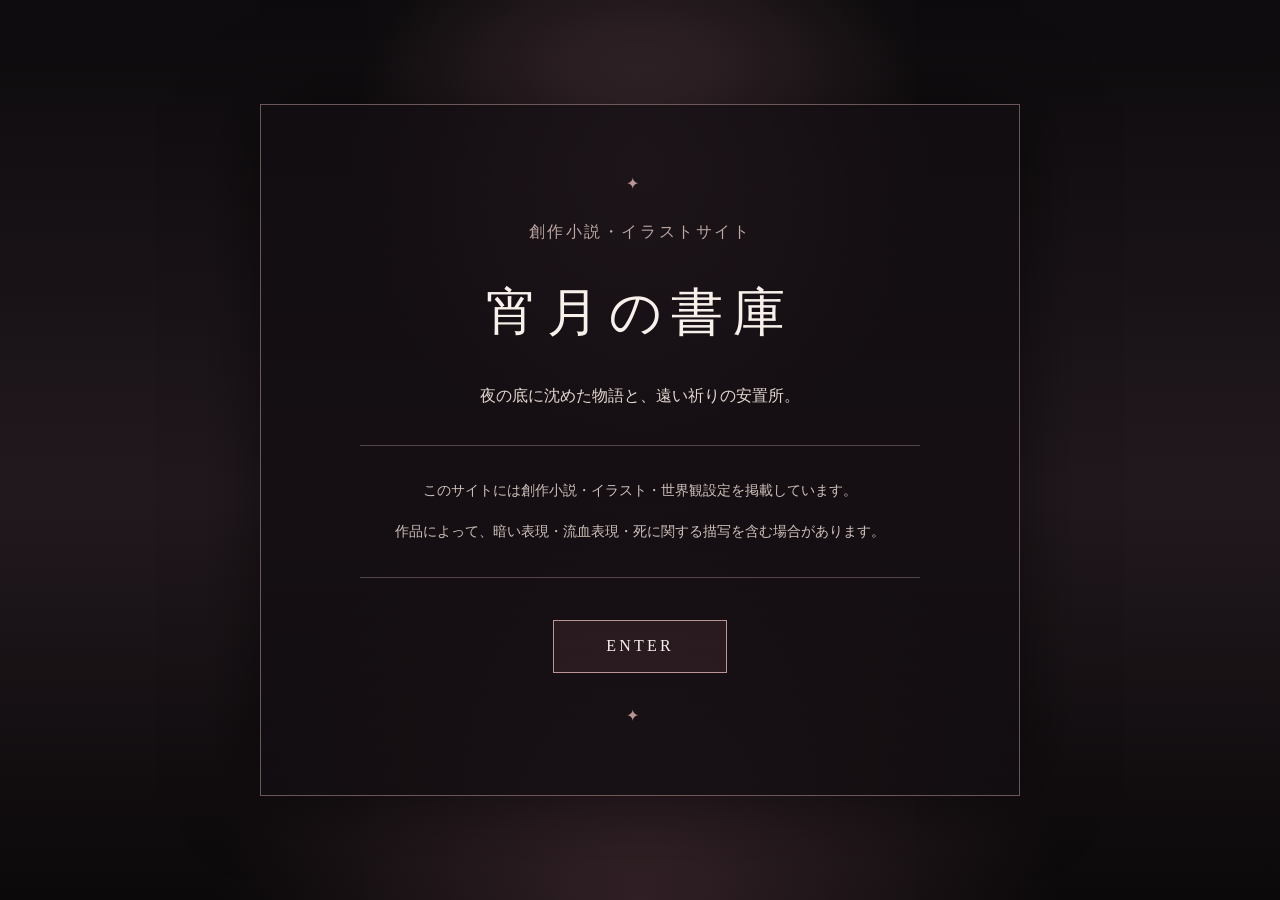
<file: index.html>
<!DOCTYPE html>
<html lang="ja">
<head>
<meta charset="UTF-8">
<meta name="viewport" content="width=device-width, initial-scale=1.0">
<title>宵月の書庫｜入口</title>
<link rel="stylesheet" href="style.css">
</head>
<body class="entrance-page">

<div class="entrance-box">
  <p class="entrance-subtitle">創作小説・イラストサイト</p>
  <h1>宵月の書庫</h1>
  <p class="catchcopy">夜の底に沈めた物語と、遠い祈りの安置所。</p>

  <div class="notice">
    <p>このサイトには創作小説・イラスト・世界観設定を掲載しています。</p>
    <p>作品によって、暗い表現・流血表現・死に関する描写を含む場合があります。</p>
  </div>

  <a class="enter-button" href="main.html">ENTER</a>
</div>

</body>
</html>
</file>
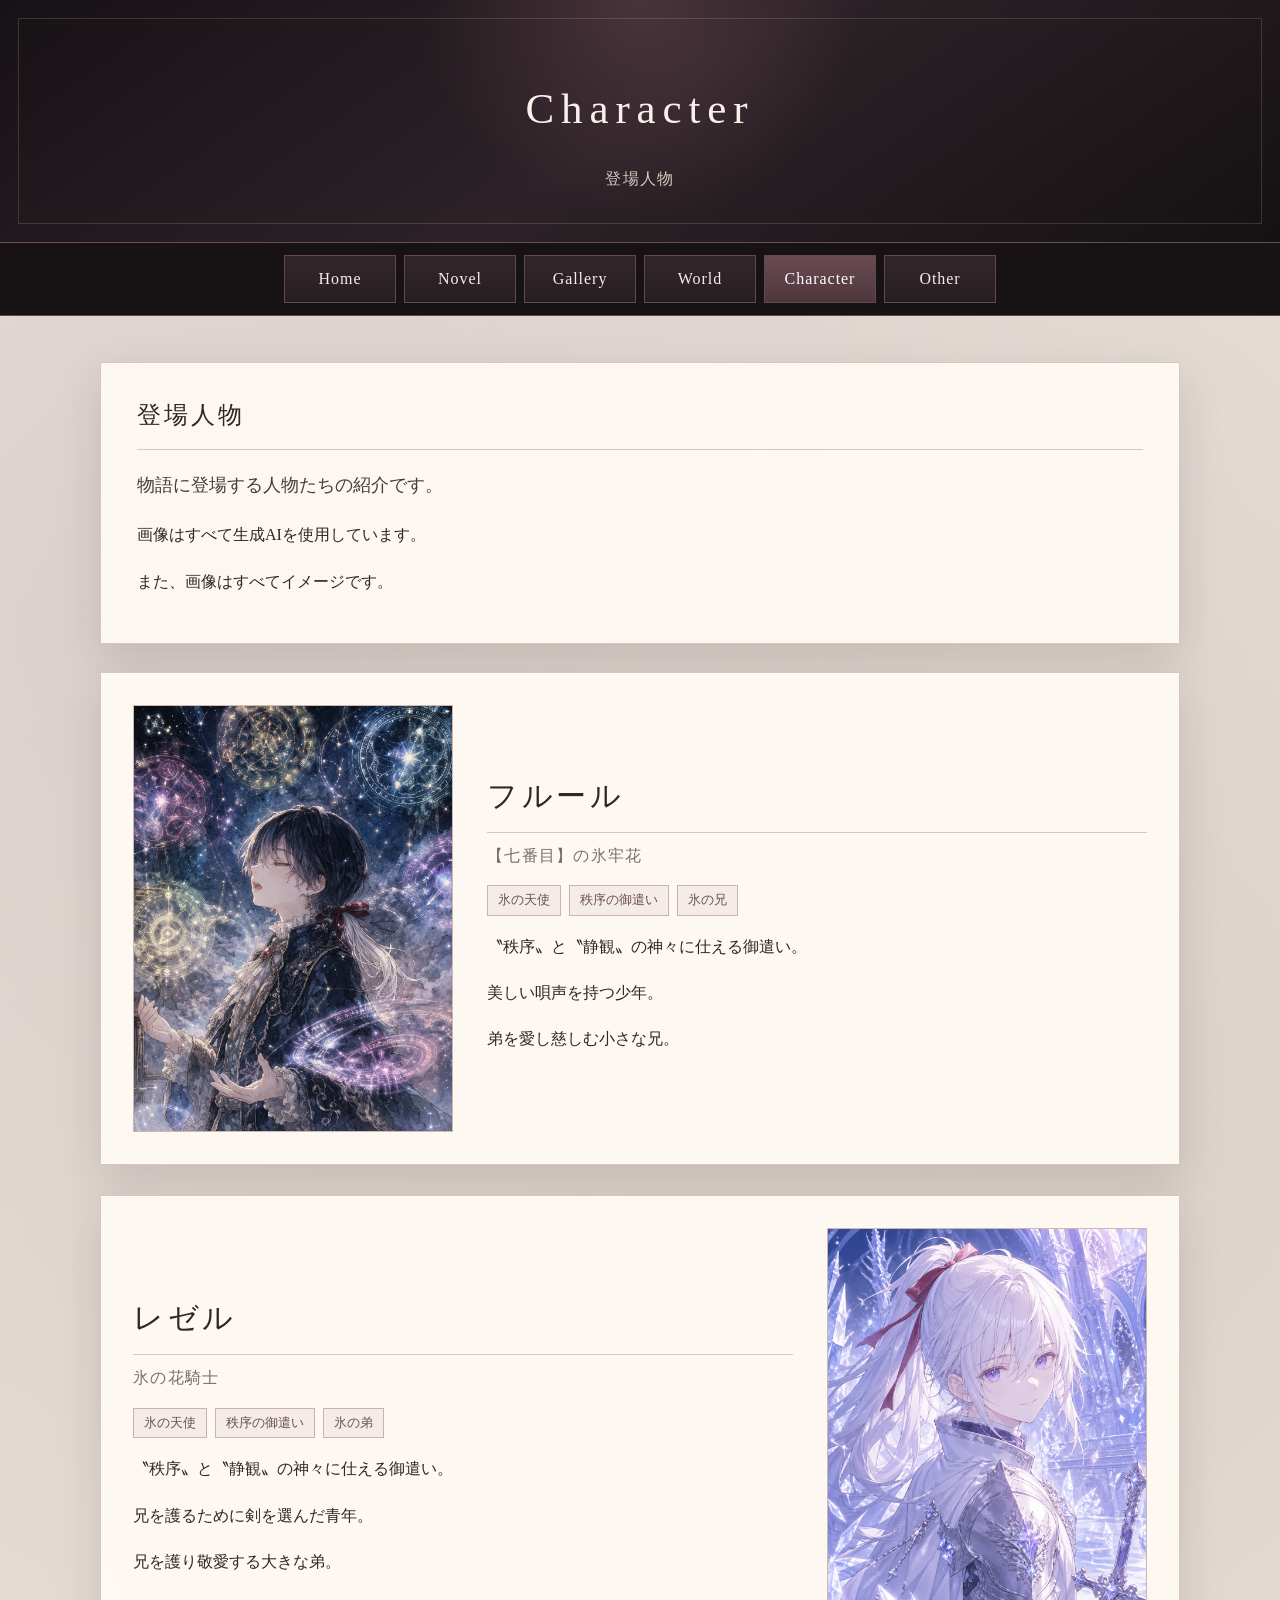
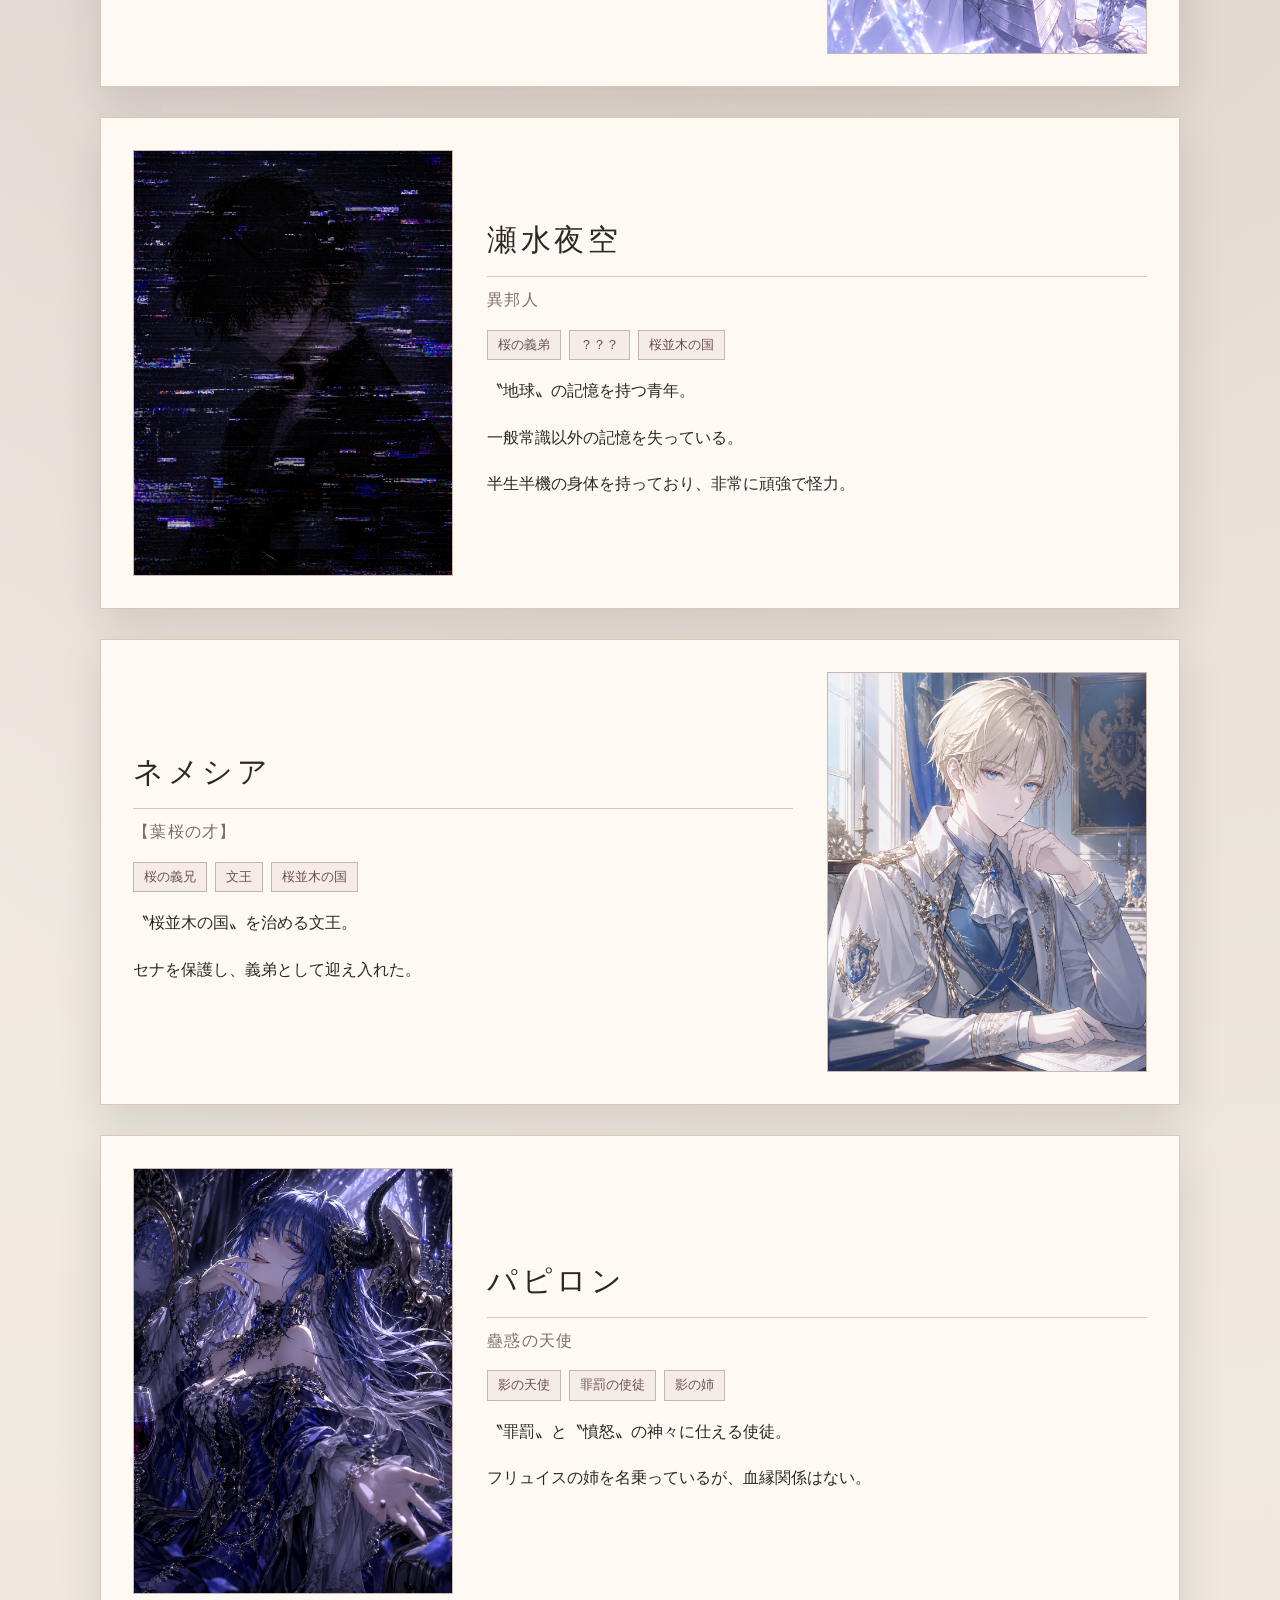
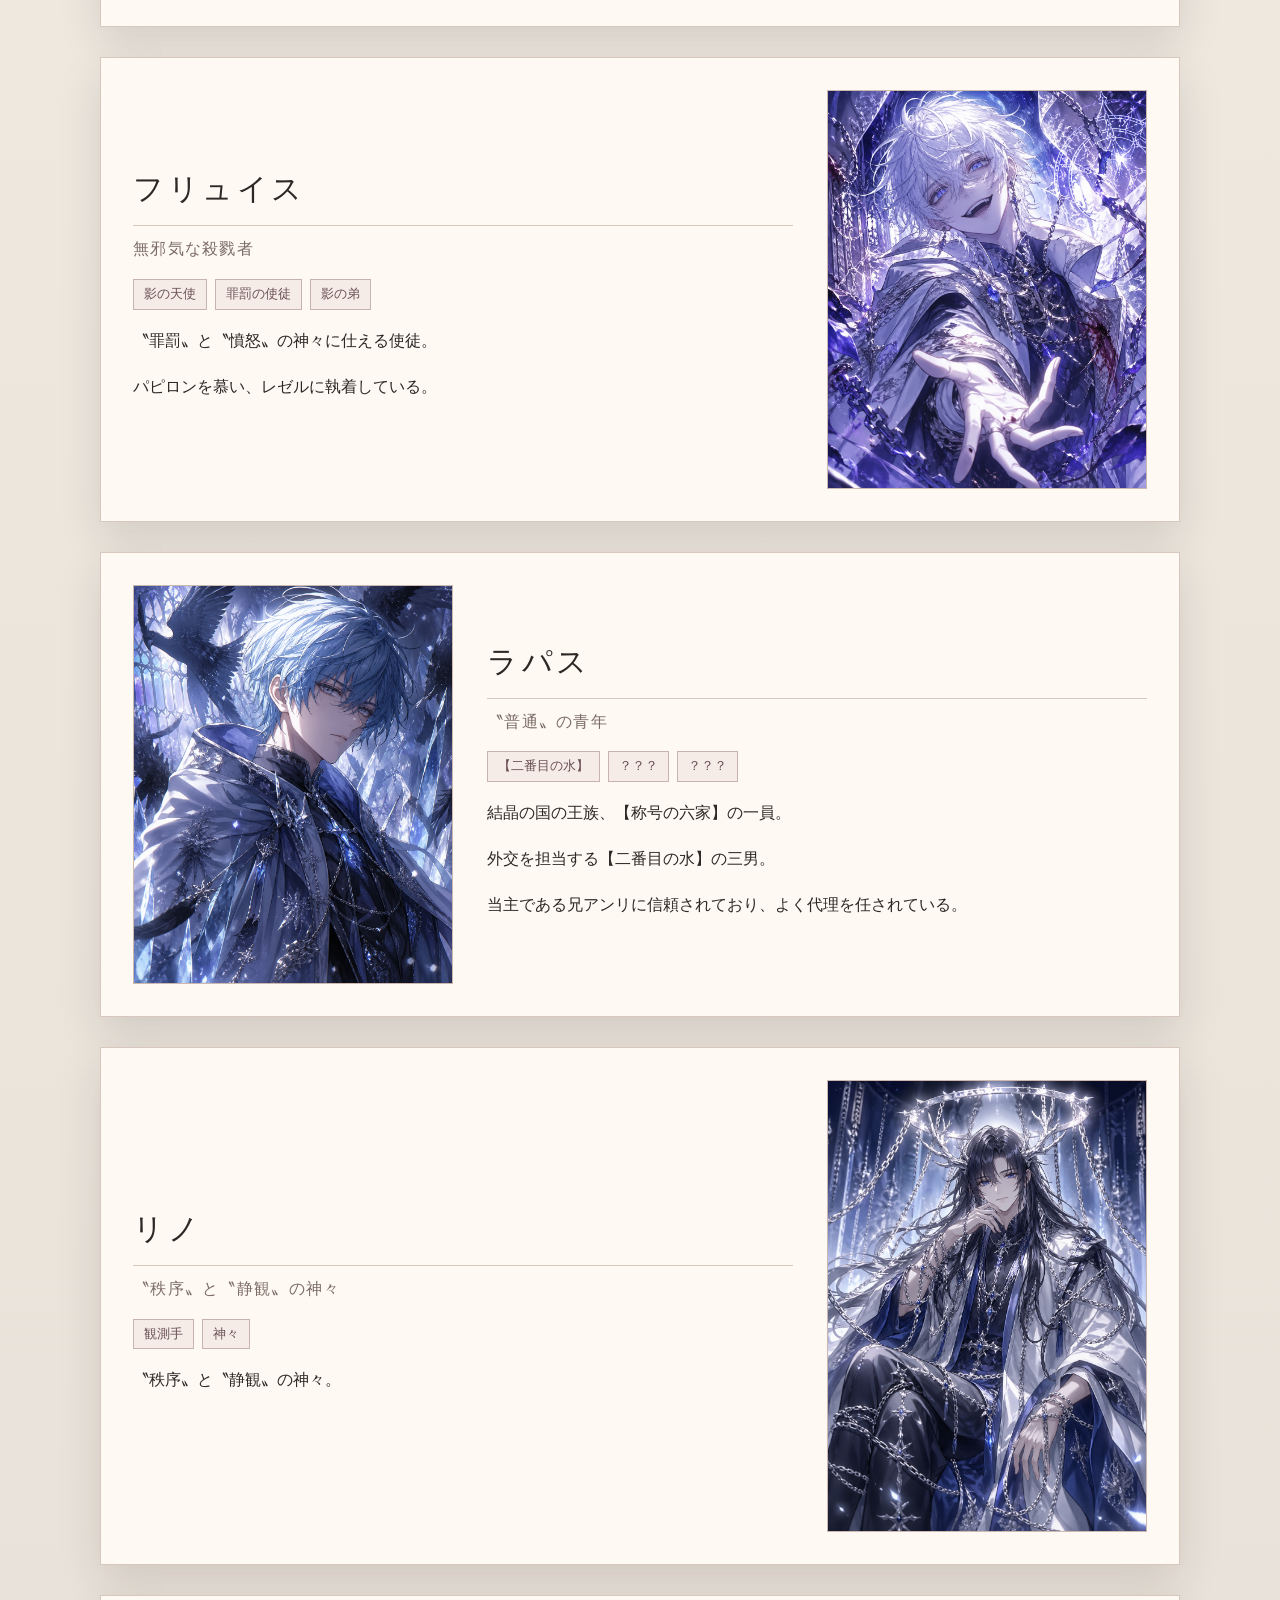
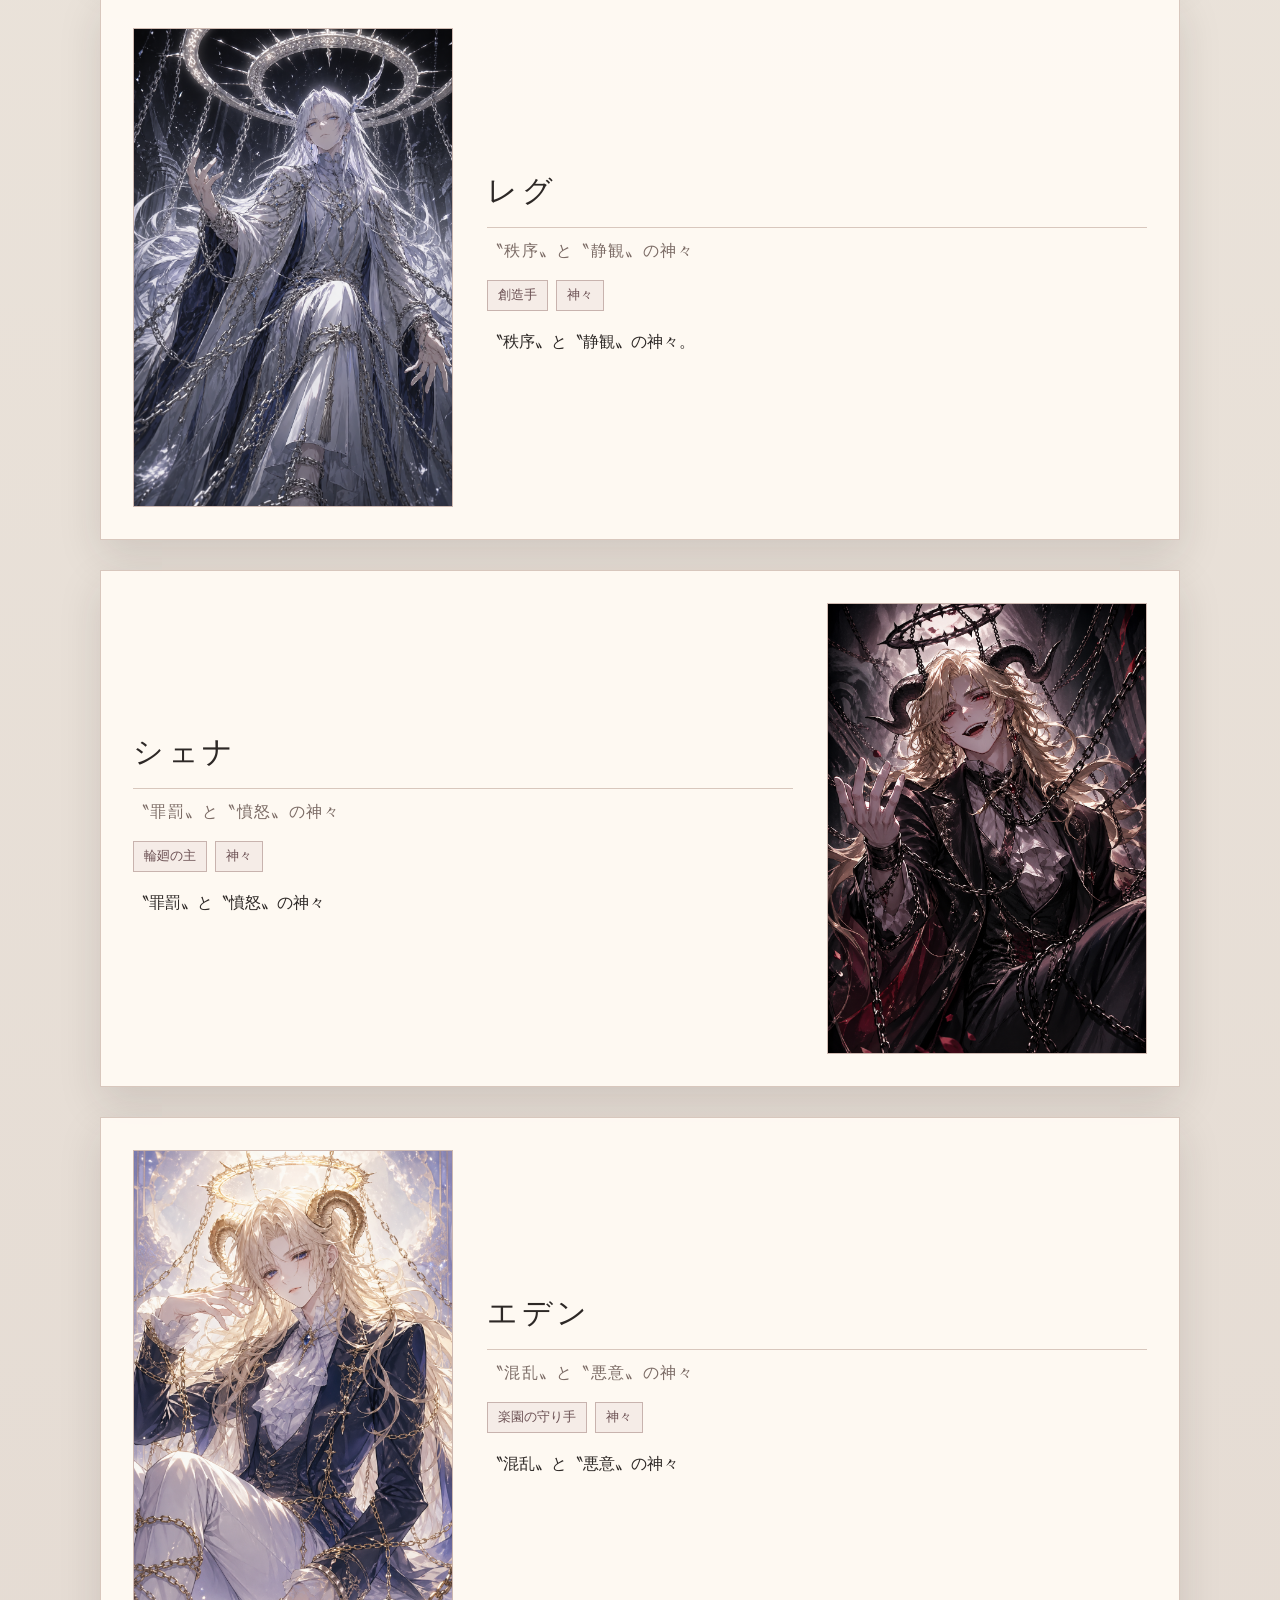
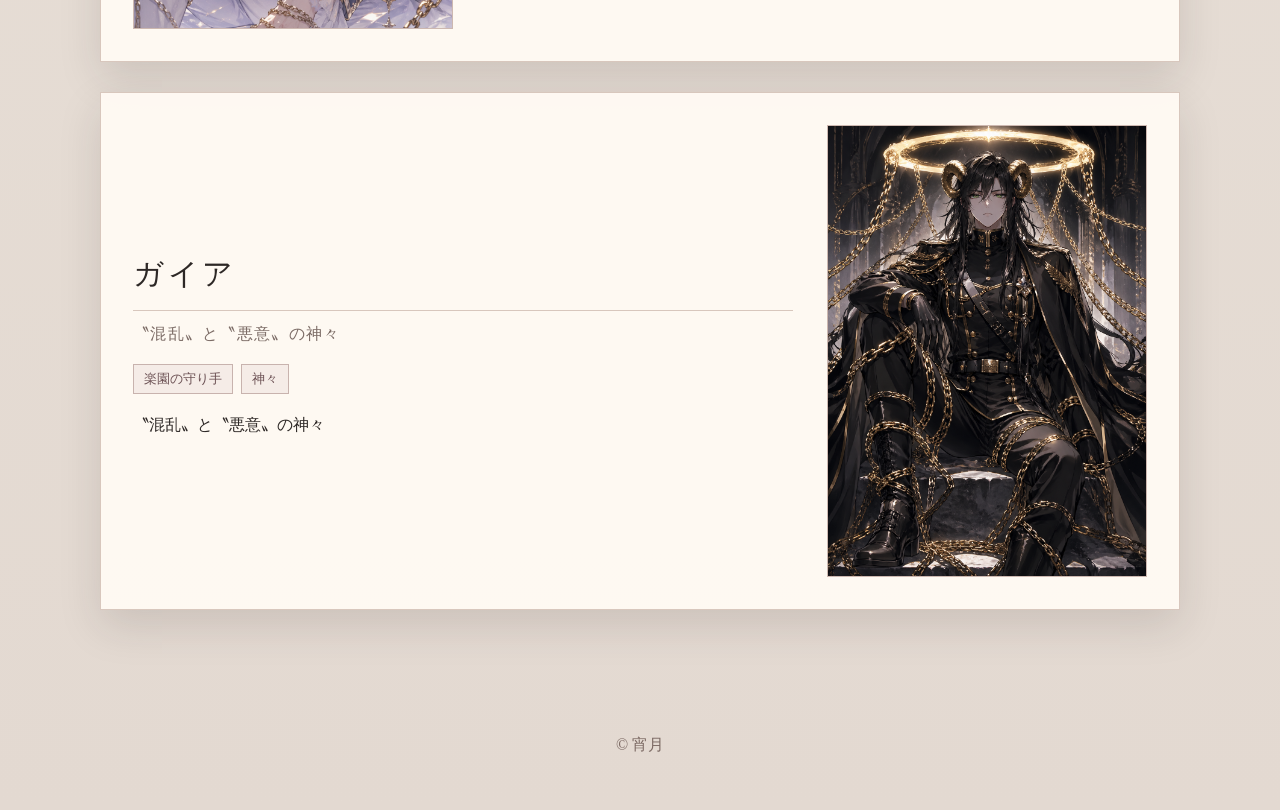
<file: character.html>
<!DOCTYPE html>
<html lang="ja">
<head>
<meta charset="UTF-8">
<meta name="viewport" content="width=device-width, initial-scale=1.0">
<title>Character｜宵月の書庫</title>
<link rel="stylesheet" href="style.css">
</head>

<body>

<header class="site-header">
  <h1>Character</h1>
  <p>登場人物</p>
</header>

<nav class="global-nav">
  <a href="main.html">Home</a>
  <a href="novel.html">Novel</a>
  <a href="illust.html">Gallery</a>
  <a href="world.html">World</a>
  <a class="current" href="character.html">Character</a>
  <a href="other.html">Other</a>
</nav>

<main class="container">

  <section class="card">
    <h2>登場人物</h2>
    <p class="lead">
      物語に登場する人物たちの紹介です。
    </p>
    <p>
      画像はすべて生成AIを使用しています。</p>
    <p>また、画像はすべてイメージです。
    </p>
  </section>

  <section class="character-list">

    <article class="character-card">
      <div class="character-image">
        <img src="images/fleur.png" alt="フルールのイラスト">
      </div>

      <div class="character-text">
        <h2>フルール</h2>
        <p class="character-role">【七番目】の氷牢花</p>

        <div class="novel-meta">
          <span class="tag">氷の天使</span>
          <span class="tag">秩序の御遣い</span>
          <span class="tag">氷の兄</span>
        </div>
          
        <p>〝秩序〟と〝静観〟の神々に仕える御遣い。
        <p> 美しい唄声を持つ少年。
        <p>弟を愛し慈しむ小さな兄。
        </p>
      </div>
    </article>

    <article class="character-card reverse">
      <div class="character-image">
        <img src="images/ailes.png" alt="レゼルのイラスト">
      </div>

      <div class="character-text">
        <h2>レゼル</h2>
        <p class="character-role">氷の花騎士</p>

        <div class="novel-meta">
          <span class="tag">氷の天使</span>
          <span class="tag">秩序の御遣い</span>
          <span class="tag">氷の弟</span>
        </div>

        <p>〝秩序〟と〝静観〟の神々に仕える御遣い。
        <p>兄を護るために剣を選んだ青年。
        <p>兄を護り敬愛する大きな弟。
        </p>
          
      </div>
    </article>

     <article class="character-card">
      <div class="character-image">
        <img src="images/sena.png" alt="セナのイラスト">
      </div>

      <div class="character-text">
        <h2>瀬水夜空</h2>
        <p class="character-role">異邦人</p>

        <div class="novel-meta">
          <span class="tag">桜の義弟</span>
          <span class="tag">？？？</span>
          <span class="tag">桜並木の国</span>
        </div>

        <p>
          〝地球〟の記憶を持つ青年。
        <p>一般常識以外の記憶を失っている。
        <p> 半生半機の身体を持っており、非常に頑強で怪力。
        </p>
      </div>
    </article>

    <article class="character-card reverse">
      <div class="character-image">
        <img src="images/nemesia.png" alt="ネメシアのイラスト">
      </div>

      <div class="character-text">
        <h2>ネメシア</h2>
        <p class="character-role">【葉桜の才】</p>

        <div class="novel-meta">
          <span class="tag">桜の義兄</span>
          <span class="tag">文王</span>
          <span class="tag">桜並木の国</span>
        </div>

        <p>
          〝桜並木の国〟を治める文王。
        <p>セナを保護し、義弟として迎え入れた。
        </p>
      </div>
    </article>

    <article class="character-card">
      <div class="character-image">
        <img src="images/papillon.png" alt="パピロンのイラスト">
      </div>

    <div class="character-text">
        <h2>パピロン</h2>
        <p class="character-role">蠱惑の天使</p>

        <div class="novel-meta">
          <span class="tag">影の天使</span>
          <span class="tag">罪罰の使徒</span>
          <span class="tag">影の姉</span>
        </div>

        <p>〝罪罰〟と〝憤怒〟の神々に仕える使徒。
        <p>フリュイスの姉を名乗っているが、血縁関係はない。
        </p>
      </div>
    </article>

    <article class="character-card reverse">
      <div class="character-image">
        <img src="images/fruis.png" alt="フリュイスのイラスト">
      </div>

      <div class="character-text">
        <h2>フリュイス</h2>
        <p class="character-role">無邪気な殺戮者</p>

        <div class="novel-meta">
          <span class="tag">影の天使</span>
          <span class="tag">罪罰の使徒</span>
          <span class="tag">影の弟</span>
        </div>

        <p>〝罪罰〟と〝憤怒〟の神々に仕える使徒。
        <p>パピロンを慕い、レゼルに執着している。
        </p>
      </div>
    </article>

        <article class="character-card">
      <div class="character-image">
        <img src="images/rapace.png" alt="ラパスのイラスト">
      </div>

    <div class="character-text">
        <h2>ラパス</h2>
        <p class="character-role">〝普通〟の青年</p>

        <div class="novel-meta">
          <span class="tag">【二番目の水】</span>
          <span class="tag">？？？</span>
          <span class="tag">？？？</span>
        </div>

        <p>結晶の国の王族、【称号の六家】の一員。
        <p>外交を担当する【二番目の水】の三男。
        <p>当主である兄アンリに信頼されており、よく代理を任されている。
        </p>
      </div>
    </article>

     <article class="character-card reverse">
      <div class="character-image">
        <img src="images/lune.png" alt="リノのイラスト">
      </div>

      <div class="character-text">
        <h2>リノ</h2>
        <p class="character-role">〝秩序〟と〝静観〟の神々</p>

        <div class="novel-meta">
          <span class="tag">観測手</span>
          <span class="tag">神々</span>
        </div>

        <p>〝秩序〟と〝静観〟の神々。
        </p>
      </div>
    </article>

        <article class="character-card">
      <div class="character-image">
        <img src="images/neige.png" alt="レグのイラスト">
      </div>

    <div class="character-text">
        <h2>レグ</h2>
        <p class="character-role">〝秩序〟と〝静観〟の神々</p>

        <div class="novel-meta">
          <span class="tag">創造手</span>
          <span class="tag">神々</span>
        </div>

        <p>〝秩序〟と〝静観〟の神々。
        </p>
      </div>
    </article>

         <article class="character-card reverse">
      <div class="character-image">
        <img src="images/rein.png" alt="シェナのイラスト">
      </div>

      <div class="character-text">
        <h2>シェナ</h2>
        <p class="character-role">〝罪罰〟と〝憤怒〟の神々</p>

        <div class="novel-meta">
          <span class="tag">輪廻の主</span>
          <span class="tag">神々</span>
        </div>

        <p>〝罪罰〟と〝憤怒〟の神々
        </p>
      </div>
    </article>

        <article class="character-card">
      <div class="character-image">
        <img src="images/eden.png" alt="エデンのイラスト">
      </div>

    <div class="character-text">
        <h2>エデン</h2>
        <p class="character-role">〝混乱〟と〝悪意〟の神々</p>

        <div class="novel-meta">
          <span class="tag">楽園の守り手</span>
          <span class="tag">神々</span>
        </div>

        <p>〝混乱〟と〝悪意〟の神々
        </p>
      </div>
    </article>

         <article class="character-card reverse">
      <div class="character-image">
        <img src="images/gaia.png" alt="ガイアのイラスト">
      </div>

      <div class="character-text">
        <h2>ガイア</h2>
        <p class="character-role">〝混乱〟と〝悪意〟の神々</p>

        <div class="novel-meta">
          <span class="tag">楽園の守り手</span>
          <span class="tag">神々</span>
        </div>

        <p>〝混乱〟と〝悪意〟の神々
        </p>
      </div>
    </article>



  </section>

</main>

<footer class="site-footer">
  <p>&copy; 宵月</p>
</footer>

</body>
</html>
</file>
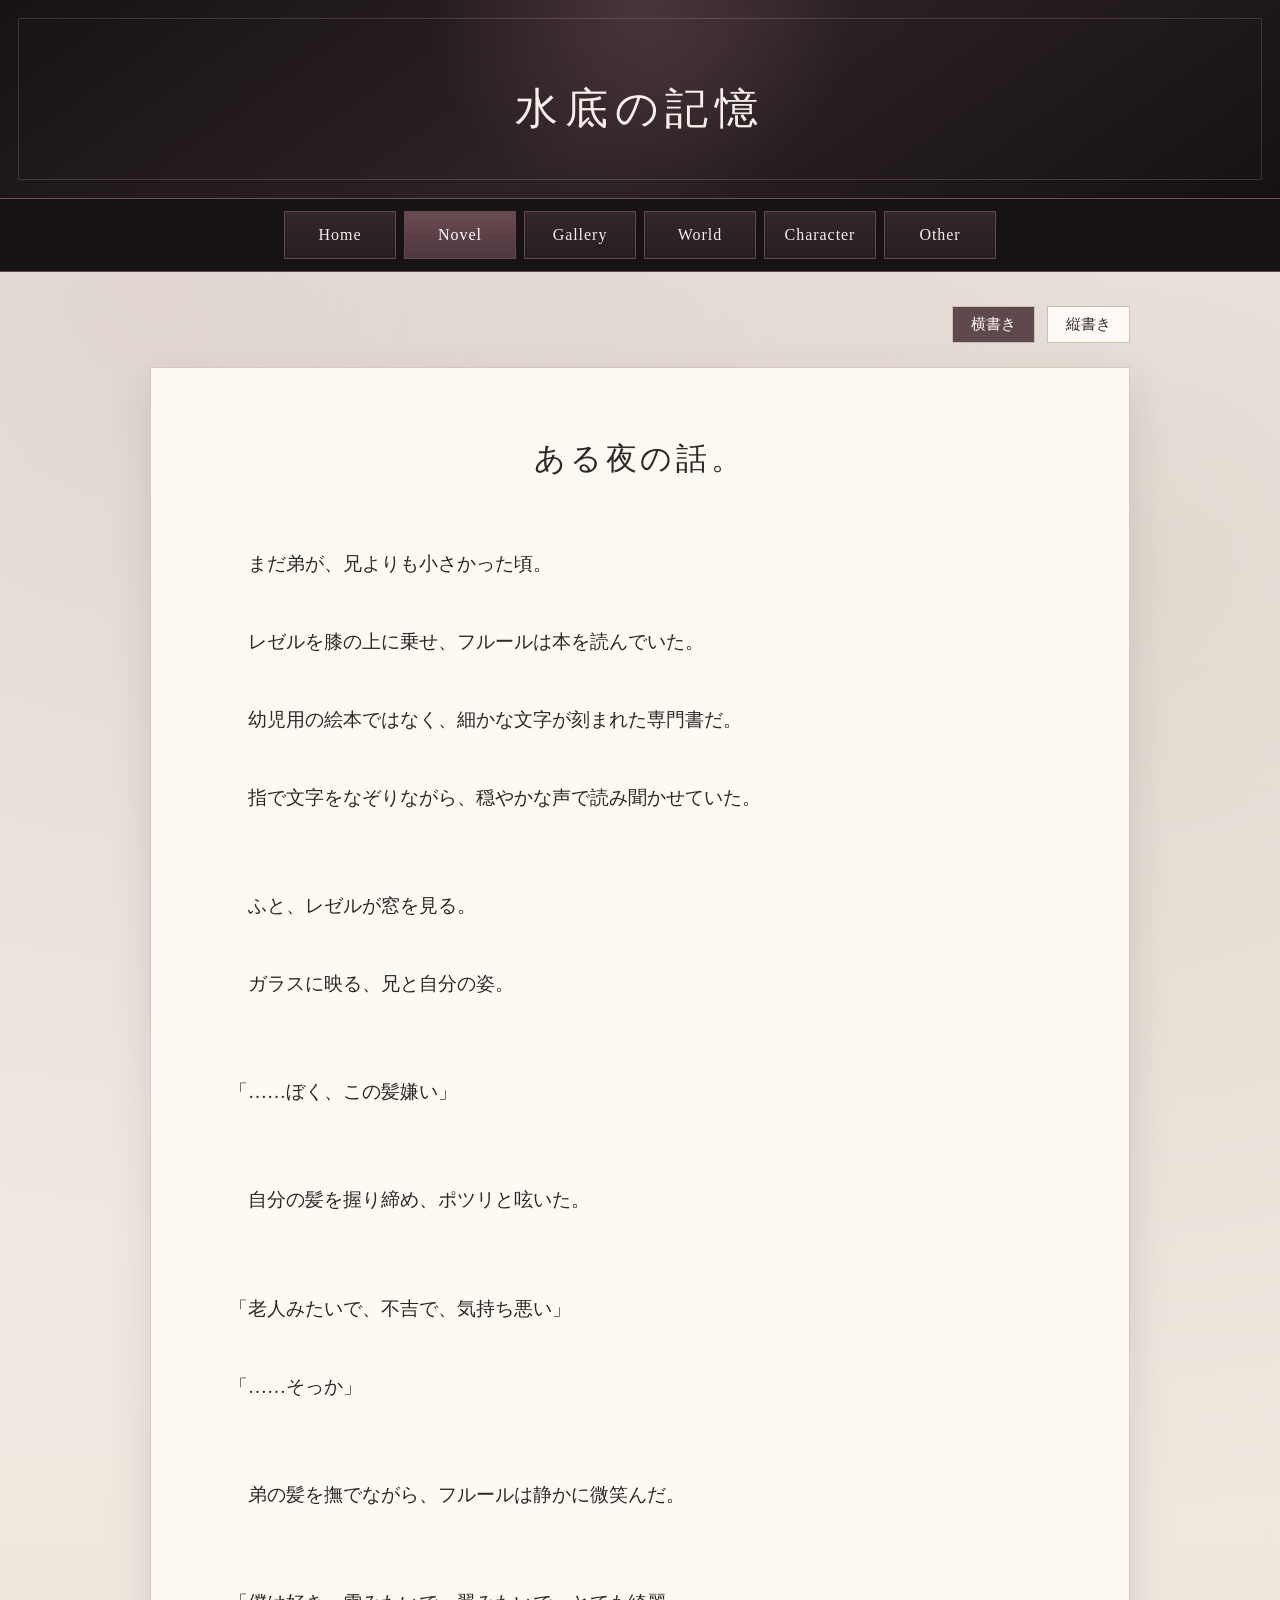
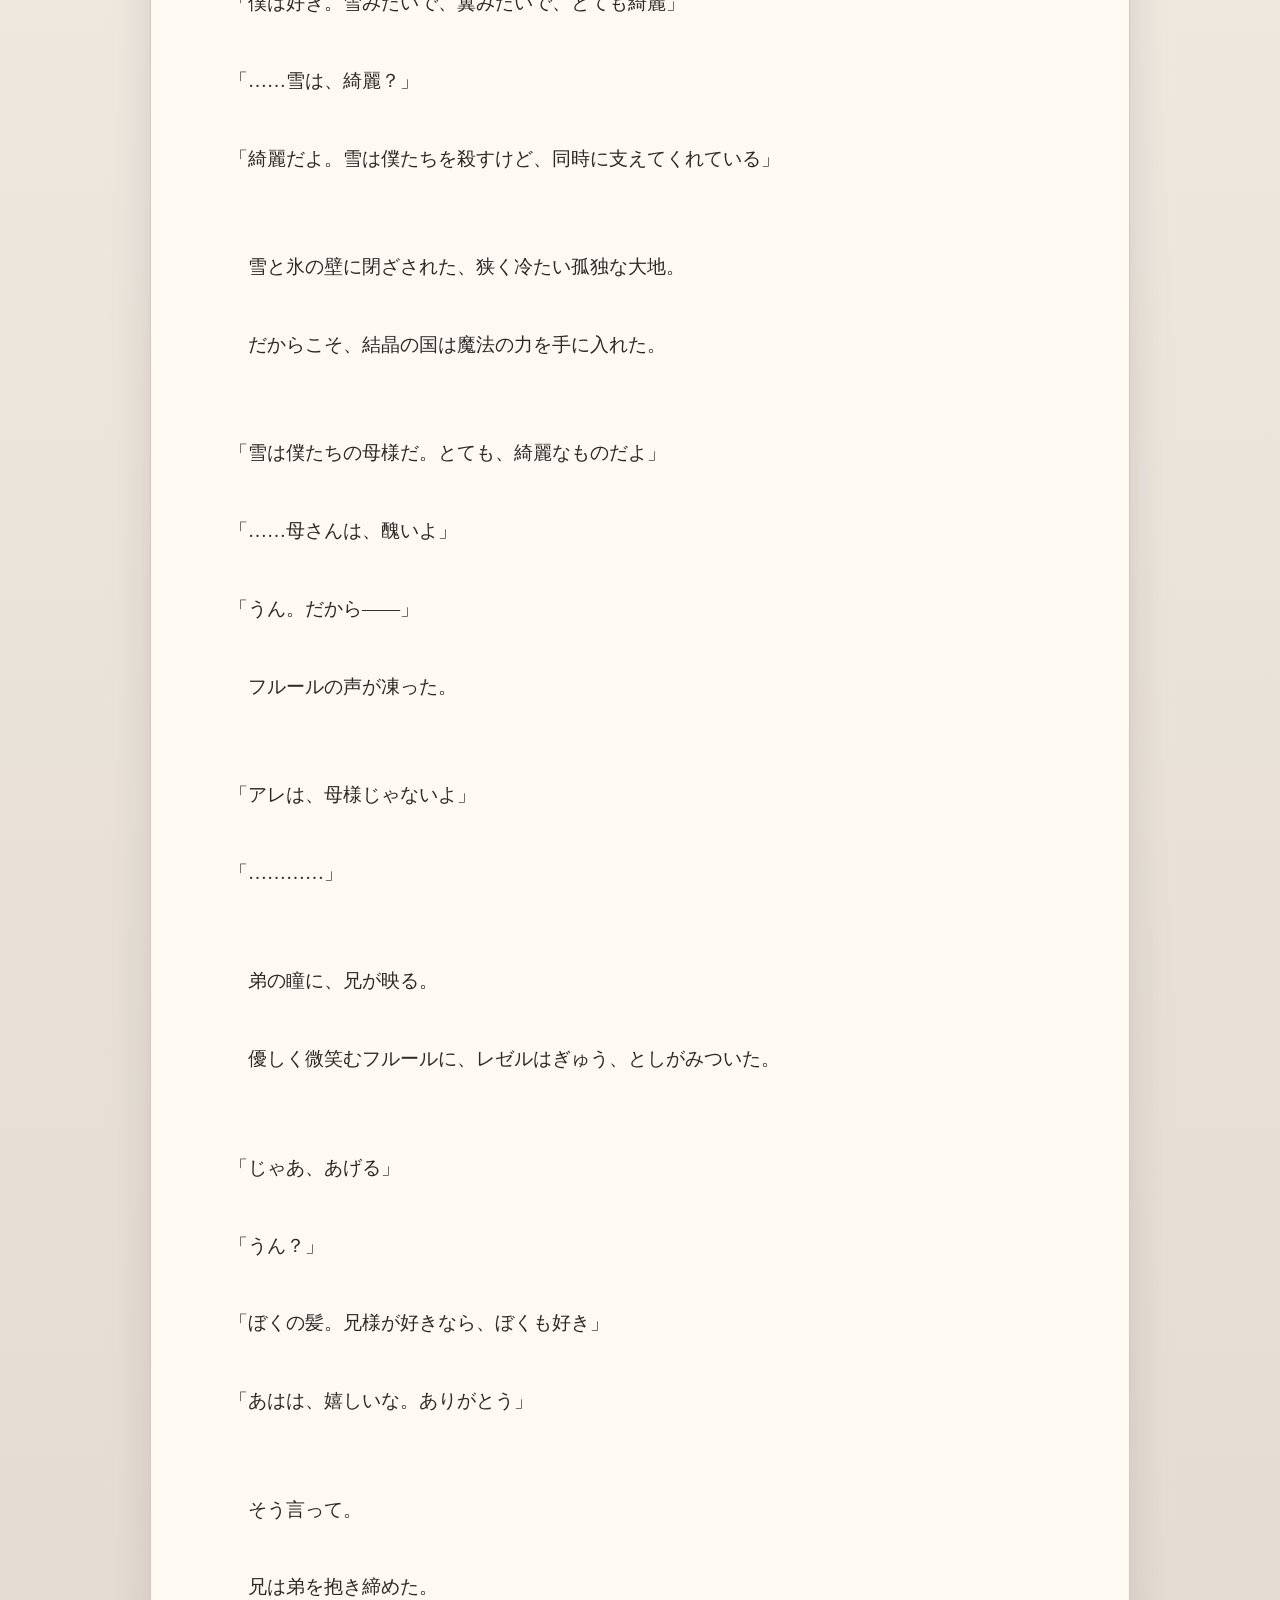
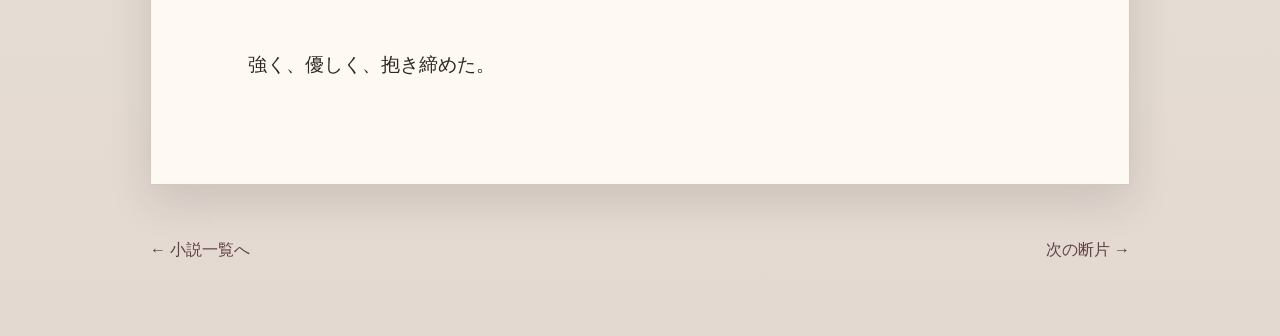
<file: fragment-01.html>
<!DOCTYPE html>
<html lang="ja">
<head>
<meta charset="UTF-8">
<meta name="viewport" content="width=device-width, initial-scale=1.0">
<title>ある夜の話。｜宵月の書庫</title>
<link rel="stylesheet" href="style.css">
</head>

<body>

<header class="site-header">
  <h1>水底の記憶</h1>
</header>

<nav class="global-nav">
  <a href="main.html">Home</a>
  <a class="current" href="novel.html">Novel</a>
  <a href="illust.html">Gallery</a>
  <a href="world.html">World</a>
  <a href="character.html">Character</a>
  <a href="other.html">Other</a>
</nav>

<div class="reading-tools">
  <button id="horizontalButton" class="active" type="button">横書き</button>
  <button id="verticalButton" type="button">縦書き</button>
</div>

<main id="novelBody" class="novel-body">

  <section class="chapter">
    <h2>ある夜の話。</h2>
  </section>


  <p>　まだ弟が、兄よりも小さかった頃。
  <p>　レゼルを膝の上に乗せ、フルールは本を読んでいた。
  <p>　幼児用の絵本ではなく、細かな文字が刻まれた専門書だ。
  <p>　指で文字をなぞりながら、穏やかな声で読み聞かせていた。</p>
　　
  <p>　ふと、レゼルが窓を見る。
  <p>　ガラスに映る、兄と自分の姿。</p>
  　
  <p>「……ぼく、この髪嫌い」</p>
 　 
  <p>　自分の髪を握り締め、ポツリと呟いた。</p>
  　
  <p>「老人みたいで、不吉で、気持ち悪い」
  <p>「……そっか」</p>
  　
  <p>　弟の髪を撫でながら、フルールは静かに微笑んだ。</p>
  　
  <p>「僕は好き。雪みたいで、翼みたいで、とても綺麗」
  <p>「……雪は、綺麗？」
  <p>「綺麗だよ。雪は僕たちを殺すけど、同時に支えてくれている」</p>
  　
  <p>　雪と氷の壁に閉ざされた、狭く冷たい孤独な大地。
  <p>　だからこそ、結晶の国は魔法の力を手に入れた。</p>
  　
  <p>「雪は僕たちの母様だ。とても、綺麗なものだよ」
  <p>「……母さんは、醜いよ」
  <p>「うん。だから――」</p> 
    
  <p>　フルールの声が凍った。</p>
  　
  <p>「アレは、母様じゃないよ」
  <p>「…………」</p>
  　
  <p>　弟の瞳に、兄が映る。
  <p>　優しく微笑むフルールに、レゼルはぎゅう、としがみついた。</p>
  　
  <p>「じゃあ、あげる」
  <p>「うん？」
  <p>「ぼくの髪。兄様が好きなら、ぼくも好き」
  <p>「あはは、嬉しいな。ありがとう」</p>
  　
  <p>　そう言って。
  <p>　兄は弟を抱き締めた。
  <p>　強く、優しく、抱き締めた。</p>
  </p>
  

</main>

<footer class="page-footer">
  <a href="novel.html">← 小説一覧へ</a>
  <a href="#">次の断片 →</a>
</footer>

<script>
const novelBody = document.getElementById("novelBody");
const horizontalButton = document.getElementById("horizontalButton");
const verticalButton = document.getElementById("verticalButton");

horizontalButton.addEventListener("click", function(){
  novelBody.classList.remove("vertical");
  horizontalButton.classList.add("active");
  verticalButton.classList.remove("active");
});

verticalButton.addEventListener("click", function(){
  novelBody.classList.add("vertical");
  verticalButton.classList.add("active");
  horizontalButton.classList.remove("active");
});
</script>

</body>
</html>
</file>
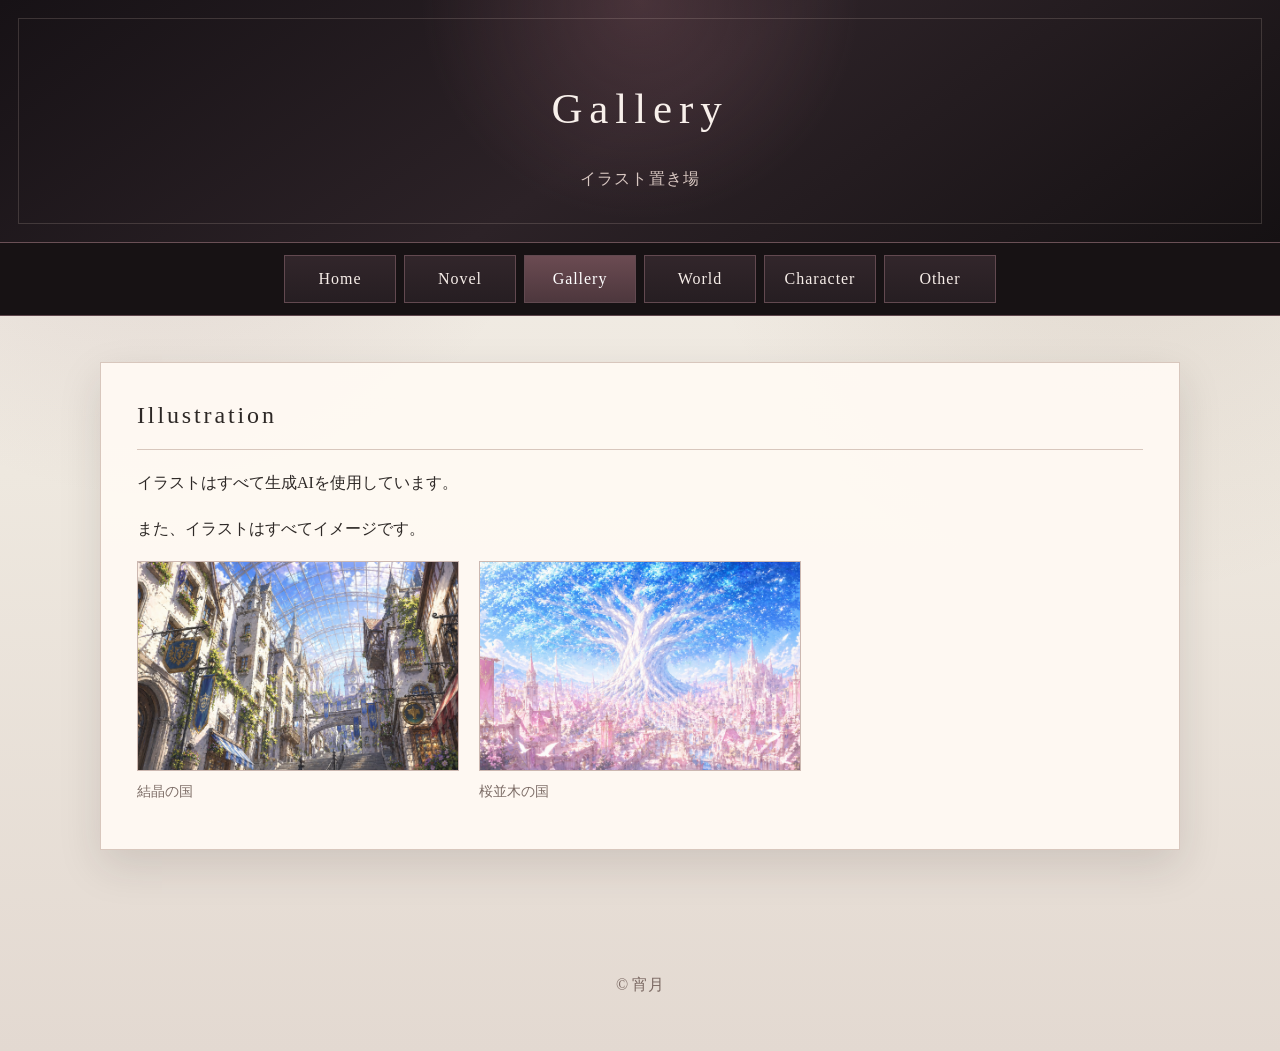
<file: illust.html>
<!DOCTYPE html>
<html lang="ja">
<head>
<meta charset="UTF-8">
<meta name="viewport" content="width=device-width, initial-scale=1.0">
<title>Gallery｜宵月の書庫</title>
<link rel="stylesheet" href="style.css">
</head>
<body>

<header class="site-header">
  <h1>Gallery</h1>
  <p>イラスト置き場</p>
</header>

<nav class="global-nav">
  <a href="main.html">Home</a>
  <a href="novel.html">Novel</a>
  <a class="current" href="illust.html">Gallery</a>
  <a href="world.html">World</a>
  <a href="character.html">Character</a>
  <a href="other.html">Other</a>
</nav>

<main class="container">
  <section class="card">
    <h2>Illustration</h2>
    <p>イラストはすべて生成AIを使用しています。
    <p>また、イラストはすべてイメージです。</p>

 <div class="gallery-grid">

  <div>
    <a href="images/illust-01.png" target="_blank">
      <div class="gallery-item">
        <img src="images/illust-01.png" alt="結晶の国">
      </div>
    </a>
    <p class="gallery-caption">結晶の国</p>
  </div>

  <div>
    <a href="images/illust-02.png" target="_blank">
      <div class="gallery-item">
        <img src="images/illust-02.png" alt="桜並木の国">
      </div>
    </a>
    <p class="gallery-caption">桜並木の国</p>
  </div>

</div>
  </section>
</main>

<footer class="site-footer">
  <p>&copy; 宵月</p>
</footer>

</body>
</html>
</file>
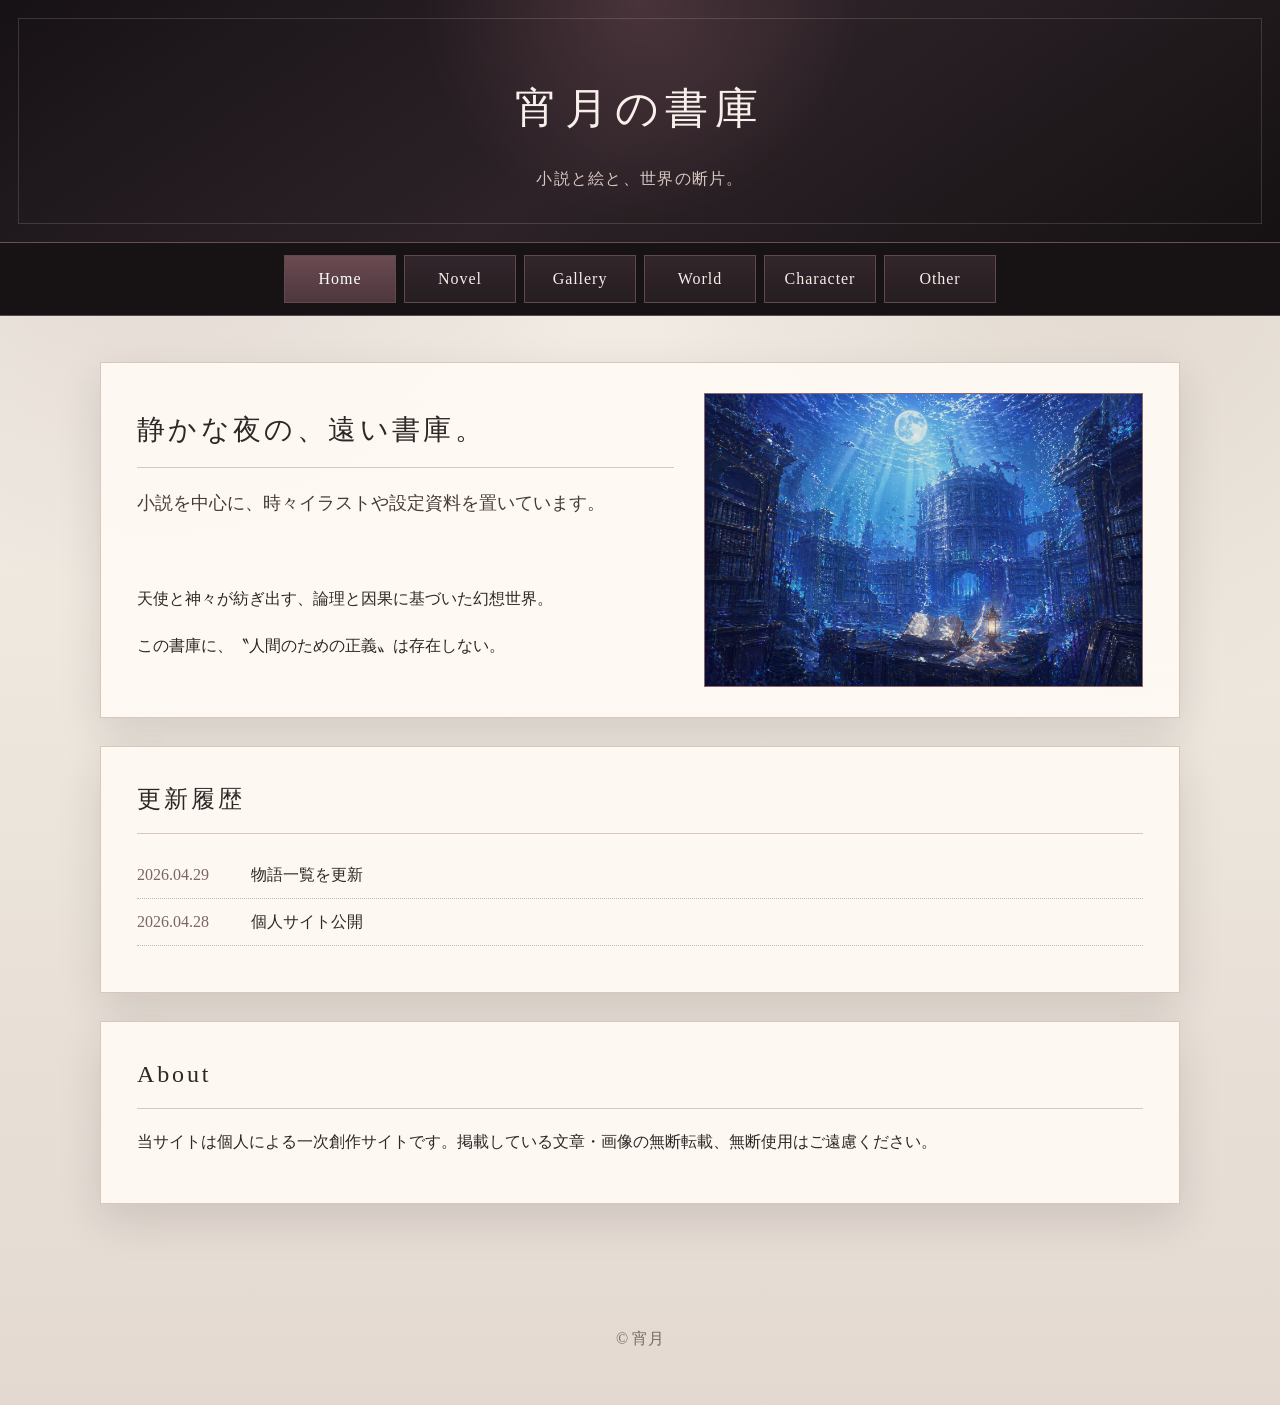
<file: main.html>
<!DOCTYPE html>
<html lang="ja">
<head>
<meta charset="UTF-8">
<meta name="viewport" content="width=device-width, initial-scale=1.0">
<title>宵月の書庫</title>
<link rel="stylesheet" href="style.css">
</head>
<body>

<header class="site-header">
  <h1>宵月の書庫</h1>
  <p>小説と絵と、世界の断片。</p>
</header>

<nav class="global-nav">
  <a class="current" href="main.html">Home</a>
  <a href="novel.html">Novel</a>
  <a href="illust.html">Gallery</a>
  <a href="world.html">World</a>
  <a href="character.html">Character</a>
  <a href="other.html">Other</a>
</nav>

<main class="container">
  <section class="card hero-card">
    <div>
      <h2 class="hero-title">静かな夜の、遠い書庫。</h2>
      <p class="lead">小説を中心に、時々イラストや設定資料を置いています。</p>
      <p>　</p>
      <p>天使と神々が紡ぎ出す、論理と因果に基づいた幻想世界。</p>
      <p>この書庫に、〝人間のための正義〟は存在しない。</p>
    </div>
    <div class="moon-panel">
  <img src="images/main-image.png" alt="背景イラスト">
</div>
  </section>

  <section class="card">
    <h2>更新履歴</h2>
    <ul class="update-list">
      <li><time>2026.04.29</time> 物語一覧を更新</li>
      <li><time>2026.04.28</time> 個人サイト公開</li>
    </ul>
  </section>

  <section class="card">
    <h2>About</h2>
    <p>当サイトは個人による一次創作サイトです。掲載している文章・画像の無断転載、無断使用はご遠慮ください。</p>
  </section>
</main>

<footer class="site-footer">
  <p>&copy; 宵月</p>
</footer>

</body>
</html>
</file>
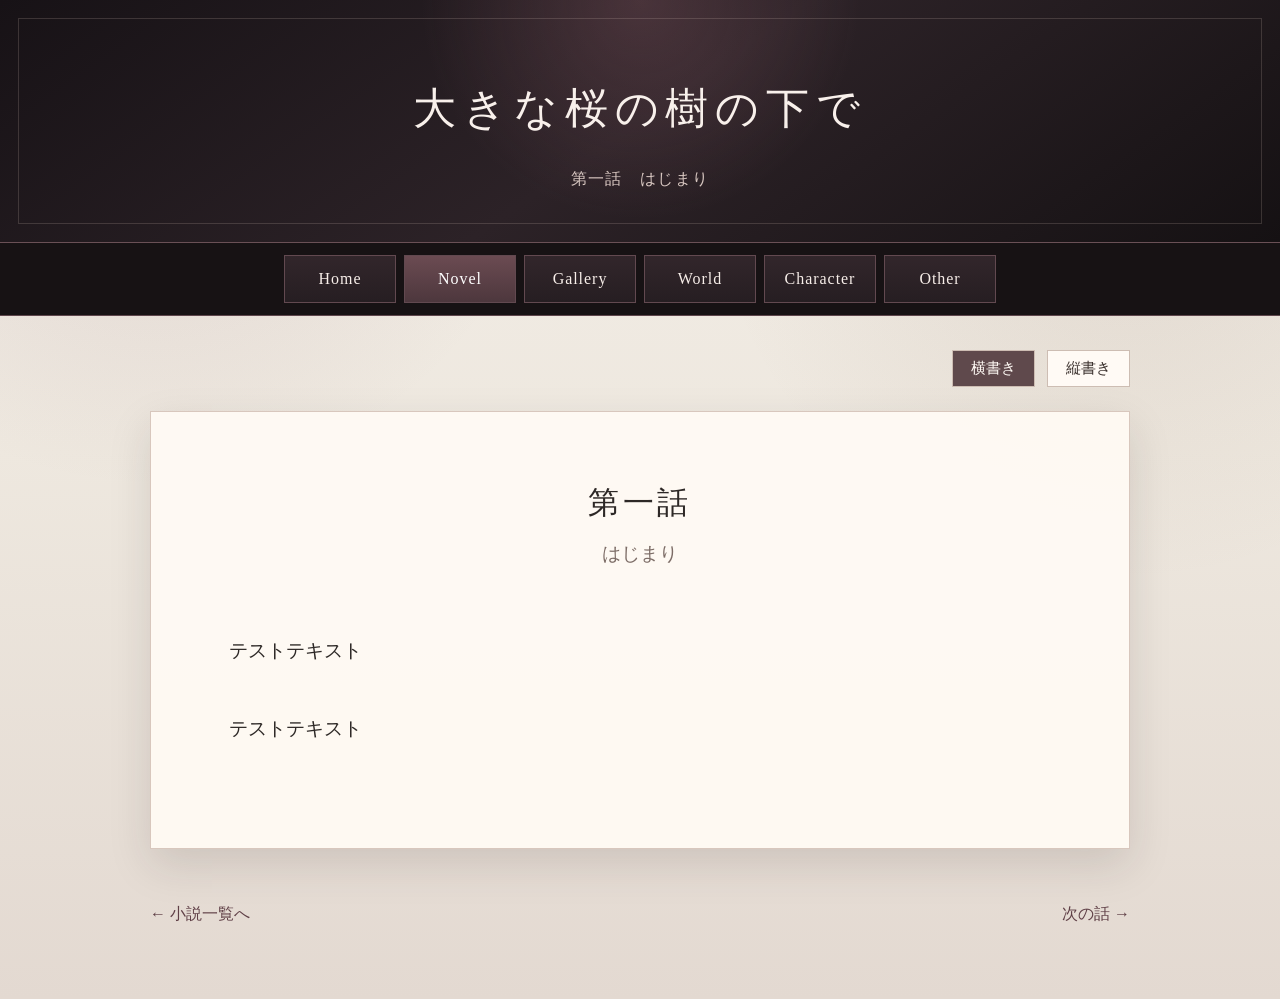
<file: novel-sakura-01.html>
<!DOCTYPE html>
<html lang="ja">
<head>
<meta charset="UTF-8">
<meta name="viewport" content="width=device-width, initial-scale=1.0">
<title>大きな桜の樹の下で｜第一話</title>
<link rel="stylesheet" href="style.css">
</head>
<body>

<header class="site-header">
  <h1>大きな桜の樹の下で</h1>
  <p>第一話　はじまり</p>
</header>

<nav class="global-nav">
  <a href="main.html">Home</a>
  <a class="current" href="novel.html">Novel</a>
  <a href="illust.html">Gallery</a>
  <a href="world.html">World</a>
  <a href="character.html">Character</a>
  <a href="other.html">Other</a>
</nav>

<div class="reading-tools">
  <button id="horizontalButton" class="active" type="button">横書き</button>
  <button id="verticalButton" type="button">縦書き</button>
</div>

<main id="novelBody" class="novel-body">
  <section class="chapter">
    <h2>第一話</h2>
    <p>はじまり</p>
  </section>

  <p>テストテキスト</p>


  <p>テストテキスト</p>
</main>

<footer class="page-footer">
  <a href="novel.html">← 小説一覧へ</a>
  <a href="#">次の話 →</a>
</footer>

<script>
const novelBody = document.getElementById("novelBody");
const horizontalButton = document.getElementById("horizontalButton");
const verticalButton = document.getElementById("verticalButton");

horizontalButton.addEventListener("click", function(){
  novelBody.classList.remove("vertical");
  horizontalButton.classList.add("active");
  verticalButton.classList.remove("active");
});

verticalButton.addEventListener("click", function(){
  novelBody.classList.add("vertical");
  verticalButton.classList.add("active");
  horizontalButton.classList.remove("active");
});
</script>

</body>
</html>
</file>
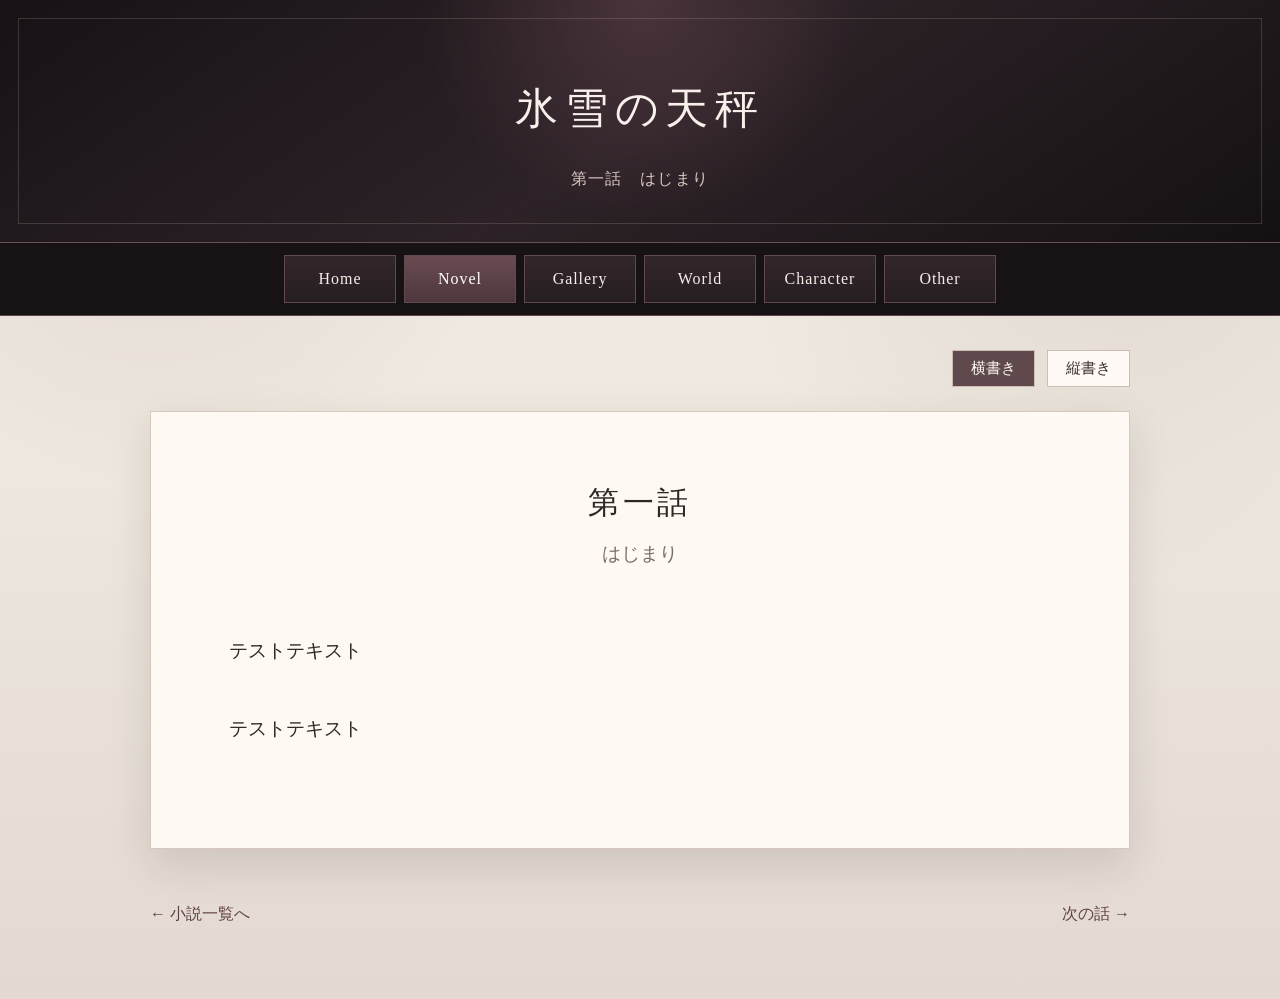
<file: novel-yuki-01.html>
<!DOCTYPE html>
<html lang="ja">
<head>
<meta charset="UTF-8">
<meta name="viewport" content="width=device-width, initial-scale=1.0">
<title>氷雪の天秤｜第一話</title>
<link rel="stylesheet" href="style.css">
</head>
<body>

<header class="site-header">
  <h1>氷雪の天秤</h1>
  <p>第一話　はじまり</p>
</header>

<nav class="global-nav">
  <a href="main.html">Home</a>
  <a class="current" href="novel.html">Novel</a>
  <a href="illust.html">Gallery</a>
  <a href="world.html">World</a>
  <a href="character.html">Character</a>
  <a href="other.html">Other</a>
</nav>

<div class="reading-tools">
  <button id="horizontalButton" class="active" type="button">横書き</button>
  <button id="verticalButton" type="button">縦書き</button>
</div>

<main id="novelBody" class="novel-body">
  <section class="chapter">
    <h2>第一話</h2>
    <p>はじまり</p>
  </section>

  <p>テストテキスト</p>


  <p>テストテキスト</p>
</main>

<footer class="page-footer">
  <a href="novel.html">← 小説一覧へ</a>
  <a href="#">次の話 →</a>
</footer>

<script>
const novelBody = document.getElementById("novelBody");
const horizontalButton = document.getElementById("horizontalButton");
const verticalButton = document.getElementById("verticalButton");

horizontalButton.addEventListener("click", function(){
  novelBody.classList.remove("vertical");
  horizontalButton.classList.add("active");
  verticalButton.classList.remove("active");
});

verticalButton.addEventListener("click", function(){
  novelBody.classList.add("vertical");
  verticalButton.classList.add("active");
  horizontalButton.classList.remove("active");
});
</script>

</body>
</html>
</file>
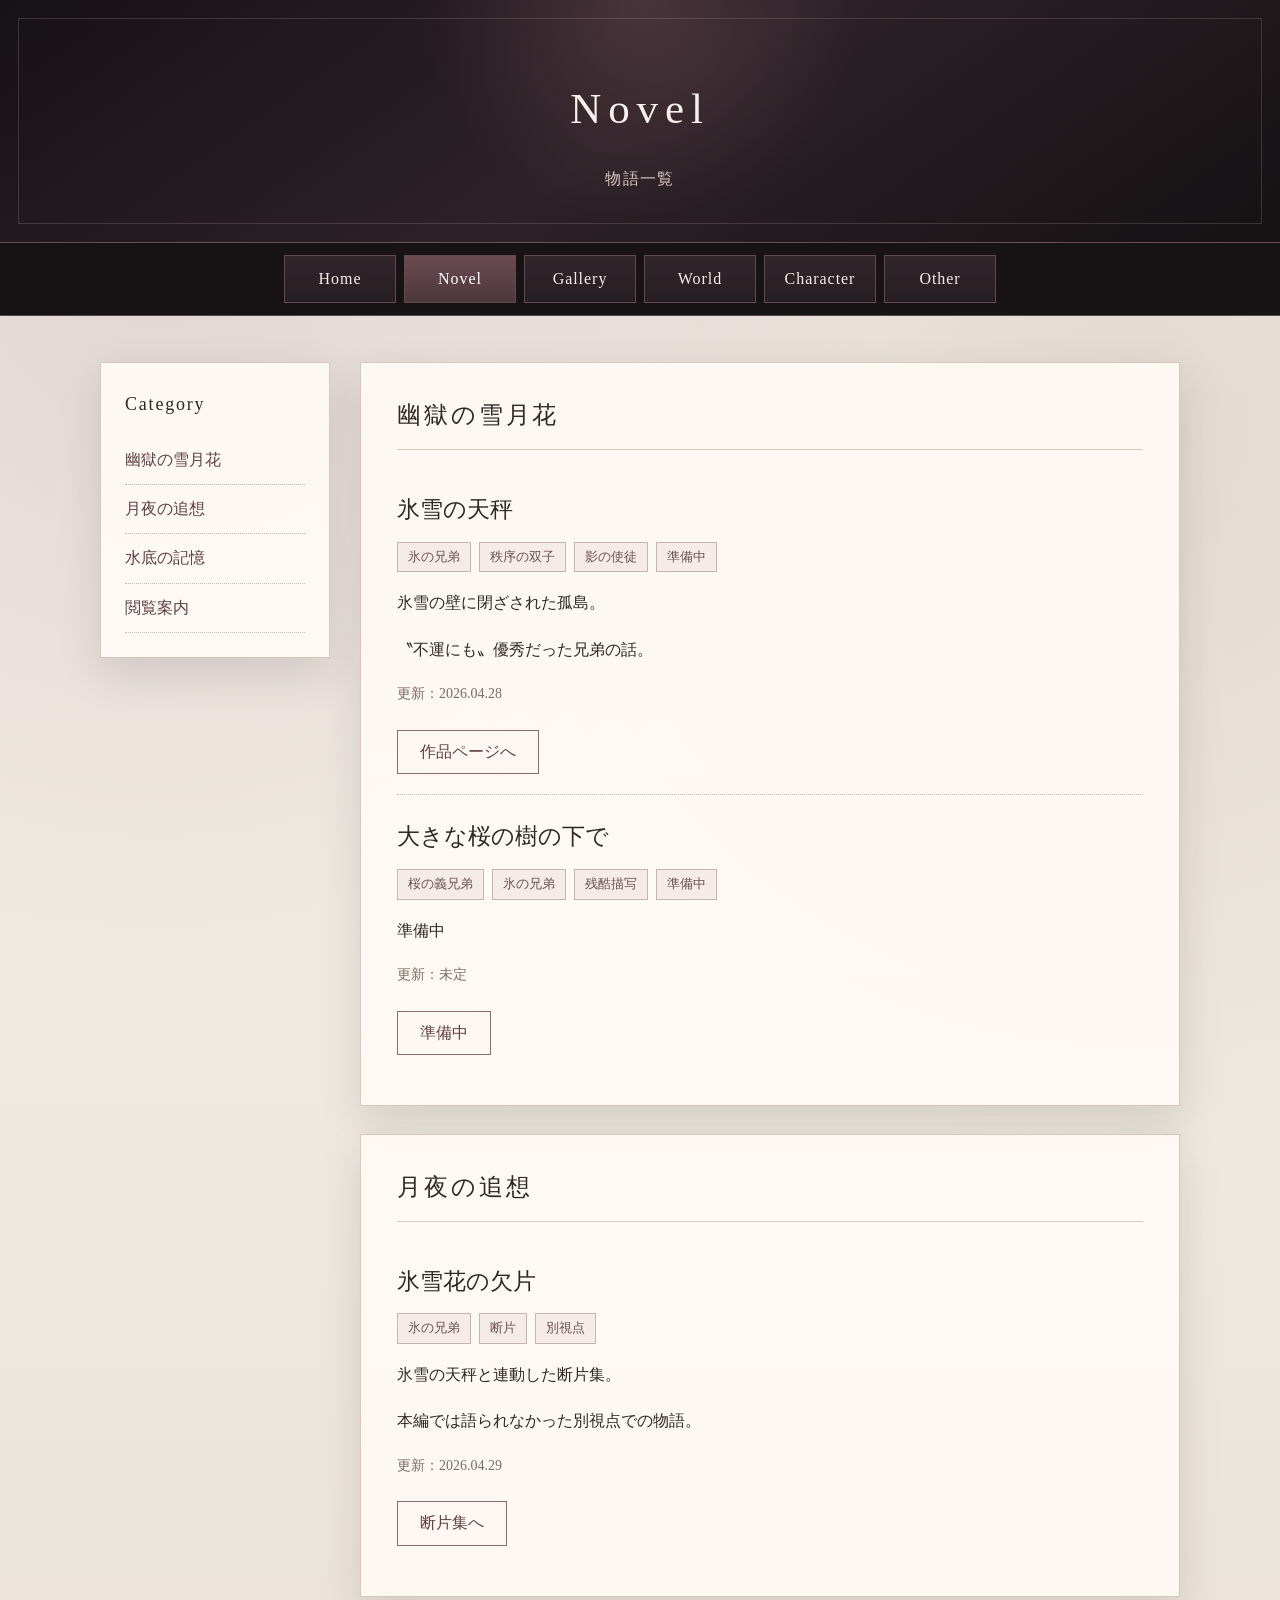
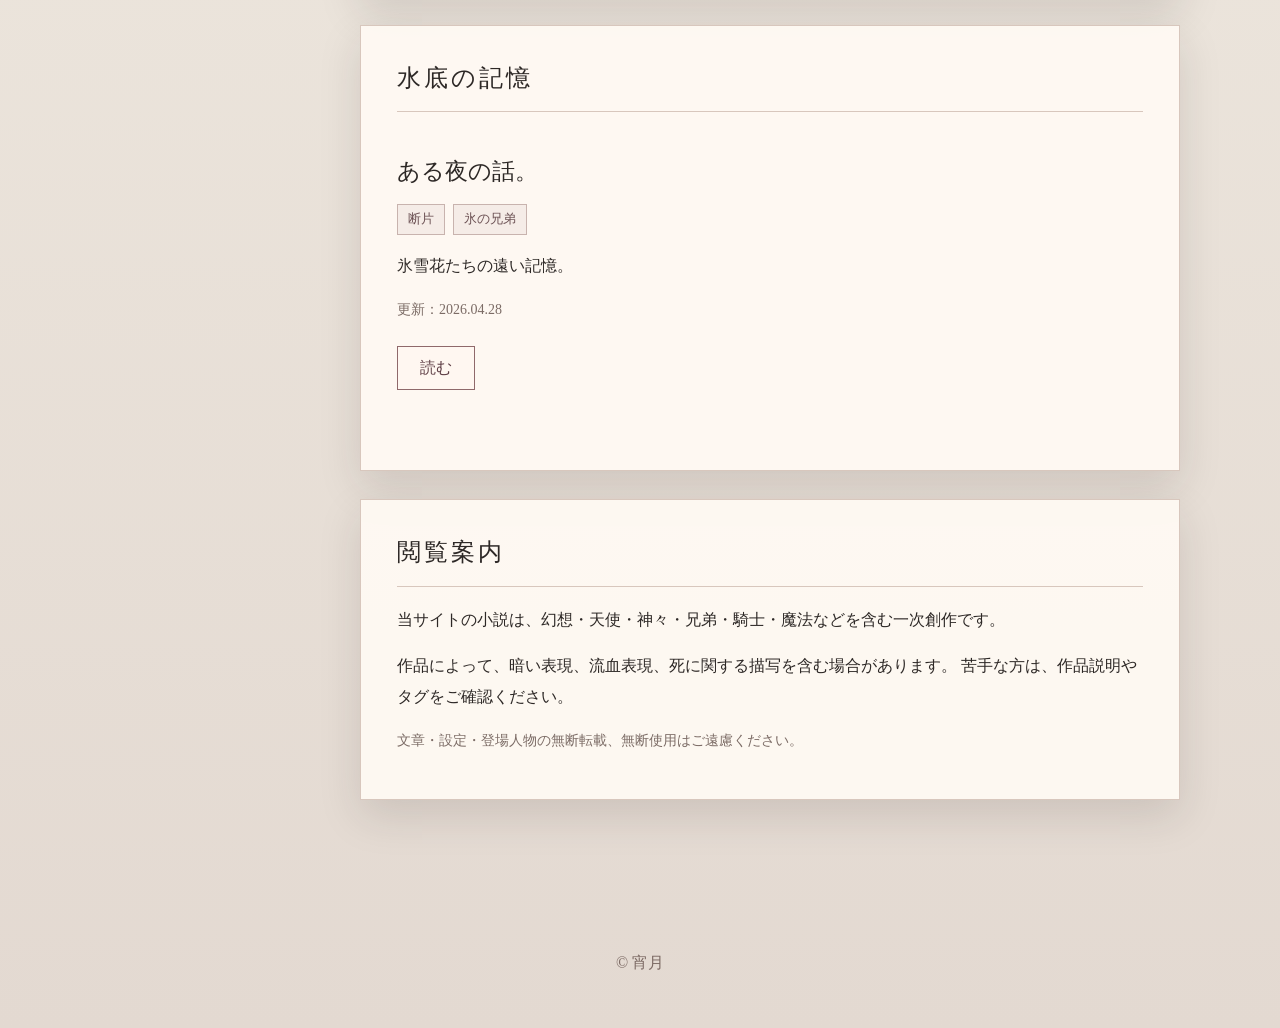
<file: novel.html>
<!DOCTYPE html>
<html lang="ja">
<head>
<meta charset="UTF-8">
<meta name="viewport" content="width=device-width, initial-scale=1.0">
<title>Novel｜宵月の書庫</title>
<link rel="stylesheet" href="style.css">
</head>

<body>

<header class="site-header">
  <h1>Novel</h1>
  <p>物語一覧</p>
</header>

<nav class="global-nav">
  <a href="main.html">Home</a>
  <a class="current" href="novel.html">Novel</a>
  <a href="illust.html">Gallery</a>
  <a href="world.html">World</a>
  <a href="character.html">Character</a>
  <a href="other.html">Other</a>
</nav>

<main class="container two-column">

  <aside class="side-menu">
    <h2>Category</h2>
    <a href="#long">幽獄の雪月花</a>
    <a href="#short">月夜の追想</a>
    <a href="#fragment">水底の記憶</a>
    <a href="#guide">閲覧案内</a>
  </aside>

  <section>

    
    <div class="card" id="long">
      <h2>幽獄の雪月花</h2>

      <article class="novel-item">
        <h3>氷雪の天秤</h3>

        <div class="novel-meta">
          <span class="tag">氷の兄弟</span>
          <span class="tag">秩序の双子</span>
          <span class="tag">影の使徒</span>
          <span class="tag">準備中</span>
        </div>

        <p>氷雪の壁に閉ざされた孤島。
        <p>〝不運にも〟優秀だった兄弟の話。
        </p>  
        
        <p class="small-note">更新：2026.04.28</p>

        <a class="read-link" href="novel-yuki.html">作品ページへ</a>
      </article>

      
      <article class="novel-item">
        <h3>大きな桜の樹の下で</h3>

        <div class="novel-meta">
          <span class="tag">桜の義兄弟</span>
          <span class="tag">氷の兄弟</span>
          <span class="tag">残酷描写</span>
          <span class="tag">準備中</span>
        </div>

        <p>準備中
        </p>
        
        <p class="small-note">更新：未定</p>

        <a class="read-link" href="#">準備中</a>
      </article>
    </div>

    
    <div class="card" id="short">
      <h2>月夜の追想</h2>

      <article class="novel-item">
        <h3>氷雪花の欠片</h3>

        <div class="novel-meta">
          <span class="tag">氷の兄弟</span>
          <span class="tag">断片</span>
          <span class="tag">別視点</span>
        </div>

        <p>氷雪の天秤と連動した断片集。
        <p>本編では語られなかった別視点での物語。
        </p>  
        
        <p class="small-note">更新：2026.04.29</p>

        <a class="read-link" href="short-hana.html">断片集へ</a>
      </article>
    </div>

    
    <div class="card" id="fragment">
      <h2>水底の記憶</h2>

      <article class="novel-item">
  <h3>ある夜の話。</h3>

  <div class="novel-meta">
    <span class="tag">断片</span>
    <span class="tag">氷の兄弟</span>
  </div>

  <p>
    氷雪花たちの遠い記憶。
  </p>

  <p class="small-note">更新：2026.04.28</p>

  <a class="read-link" href="fragment-01.html">読む</a>
</article>
   
  　</div>

    
    <div class="card" id="guide">
      <h2>閲覧案内</h2>

      <p>
        当サイトの小説は、幻想・天使・神々・兄弟・騎士・魔法などを含む一次創作です。
      </p>

      <p>
        作品によって、暗い表現、流血表現、死に関する描写を含む場合があります。
        苦手な方は、作品説明やタグをご確認ください。
      </p>

      <p class="small-note">
        文章・設定・登場人物の無断転載、無断使用はご遠慮ください。
      </p>
    </div>

  </section>

</main>

<footer class="site-footer">
  <p>&copy; 宵月</p>
</footer>

</body>
</html>
</file>
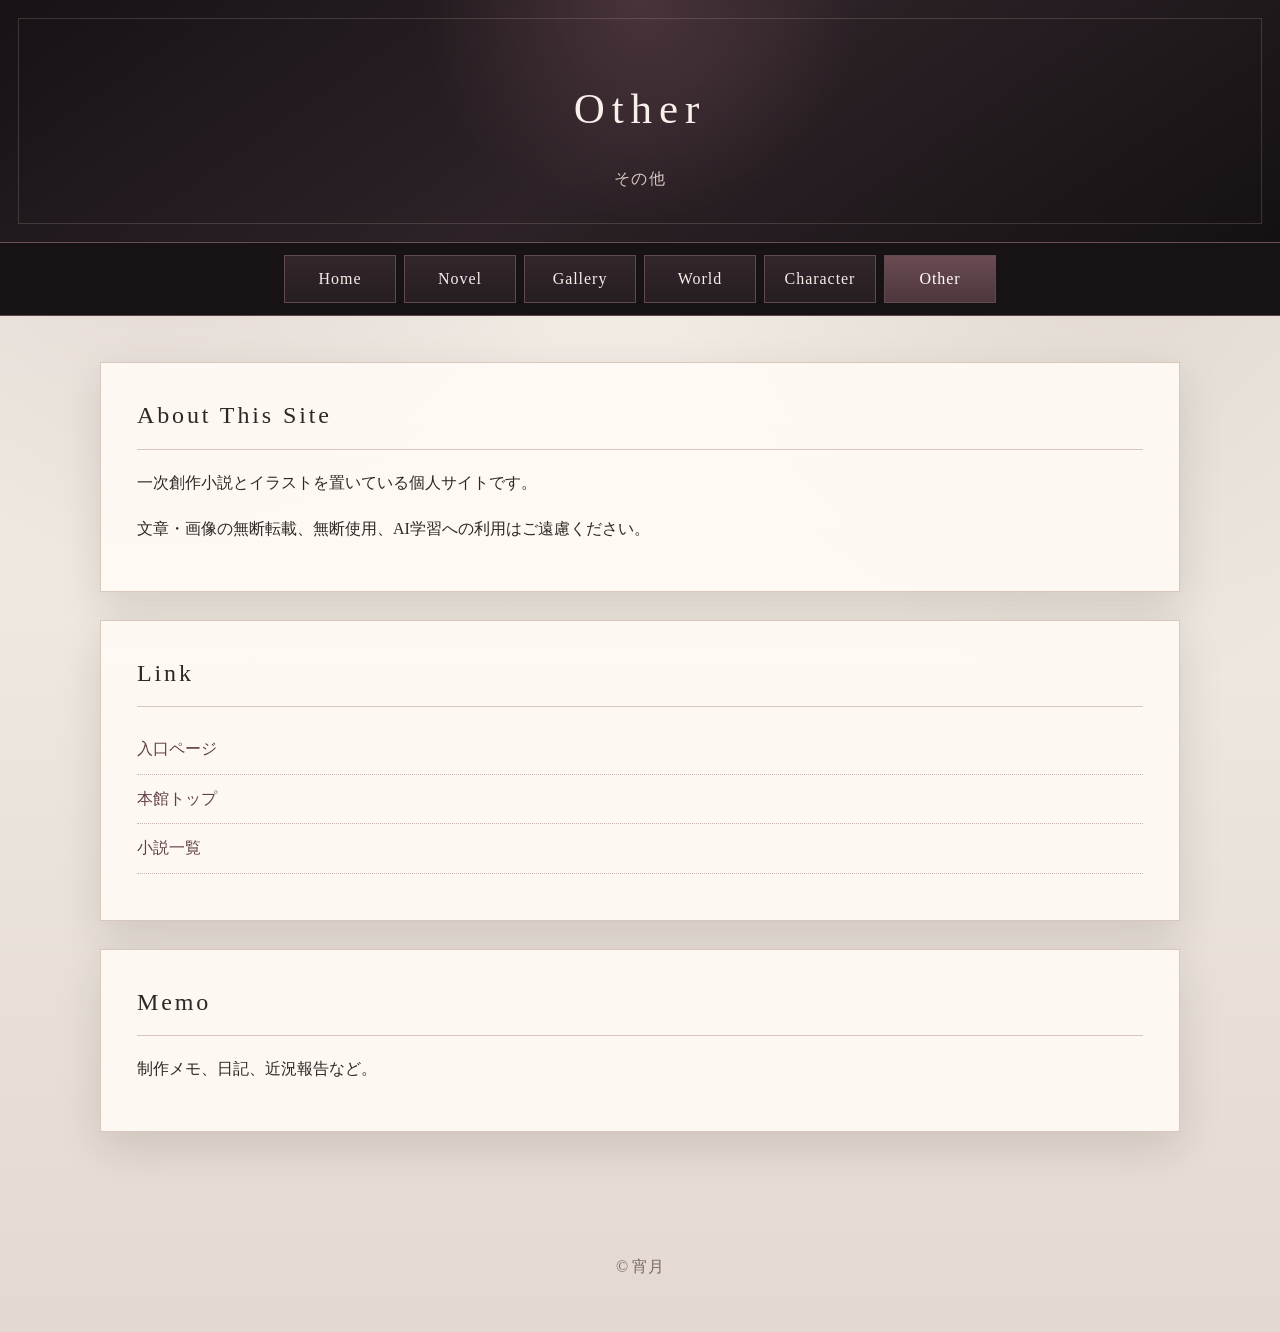
<file: other.html>
<!DOCTYPE html>
<html lang="ja">
<head>
<meta charset="UTF-8">
<meta name="viewport" content="width=device-width, initial-scale=1.0">
<title>Other｜宵月の書庫</title>
<link rel="stylesheet" href="style.css">
</head>
<body>

<header class="site-header">
  <h1>Other</h1>
  <p>その他</p>
</header>

<nav class="global-nav">
  <a href="main.html">Home</a>
  <a href="novel.html">Novel</a>
  <a href="illust.html">Gallery</a>
  <a href="world.html">World</a>
  <a href="character.html">Character</a>
  <a class="current" href="other.html">Other</a>
</nav>

<main class="container">
  <section class="card">
    <h2>About This Site</h2>
    <p>一次創作小説とイラストを置いている個人サイトです。</p>
    <p>文章・画像の無断転載、無断使用、AI学習への利用はご遠慮ください。</p>
  </section>

  <section class="card">
    <h2>Link</h2>
    <ul class="link-list">
      <li><a href="index.html">入口ページ</a></li>
      <li><a href="main.html">本館トップ</a></li>
      <li><a href="novel.html">小説一覧</a></li>
    </ul>
  </section>

  <section class="card">
    <h2>Memo</h2>
    <p>制作メモ、日記、近況報告など。</p>
  </section>
</main>

<footer class="site-footer">
  <p>&copy; 宵月</p>
</footer>

</body>
</html>
</file>
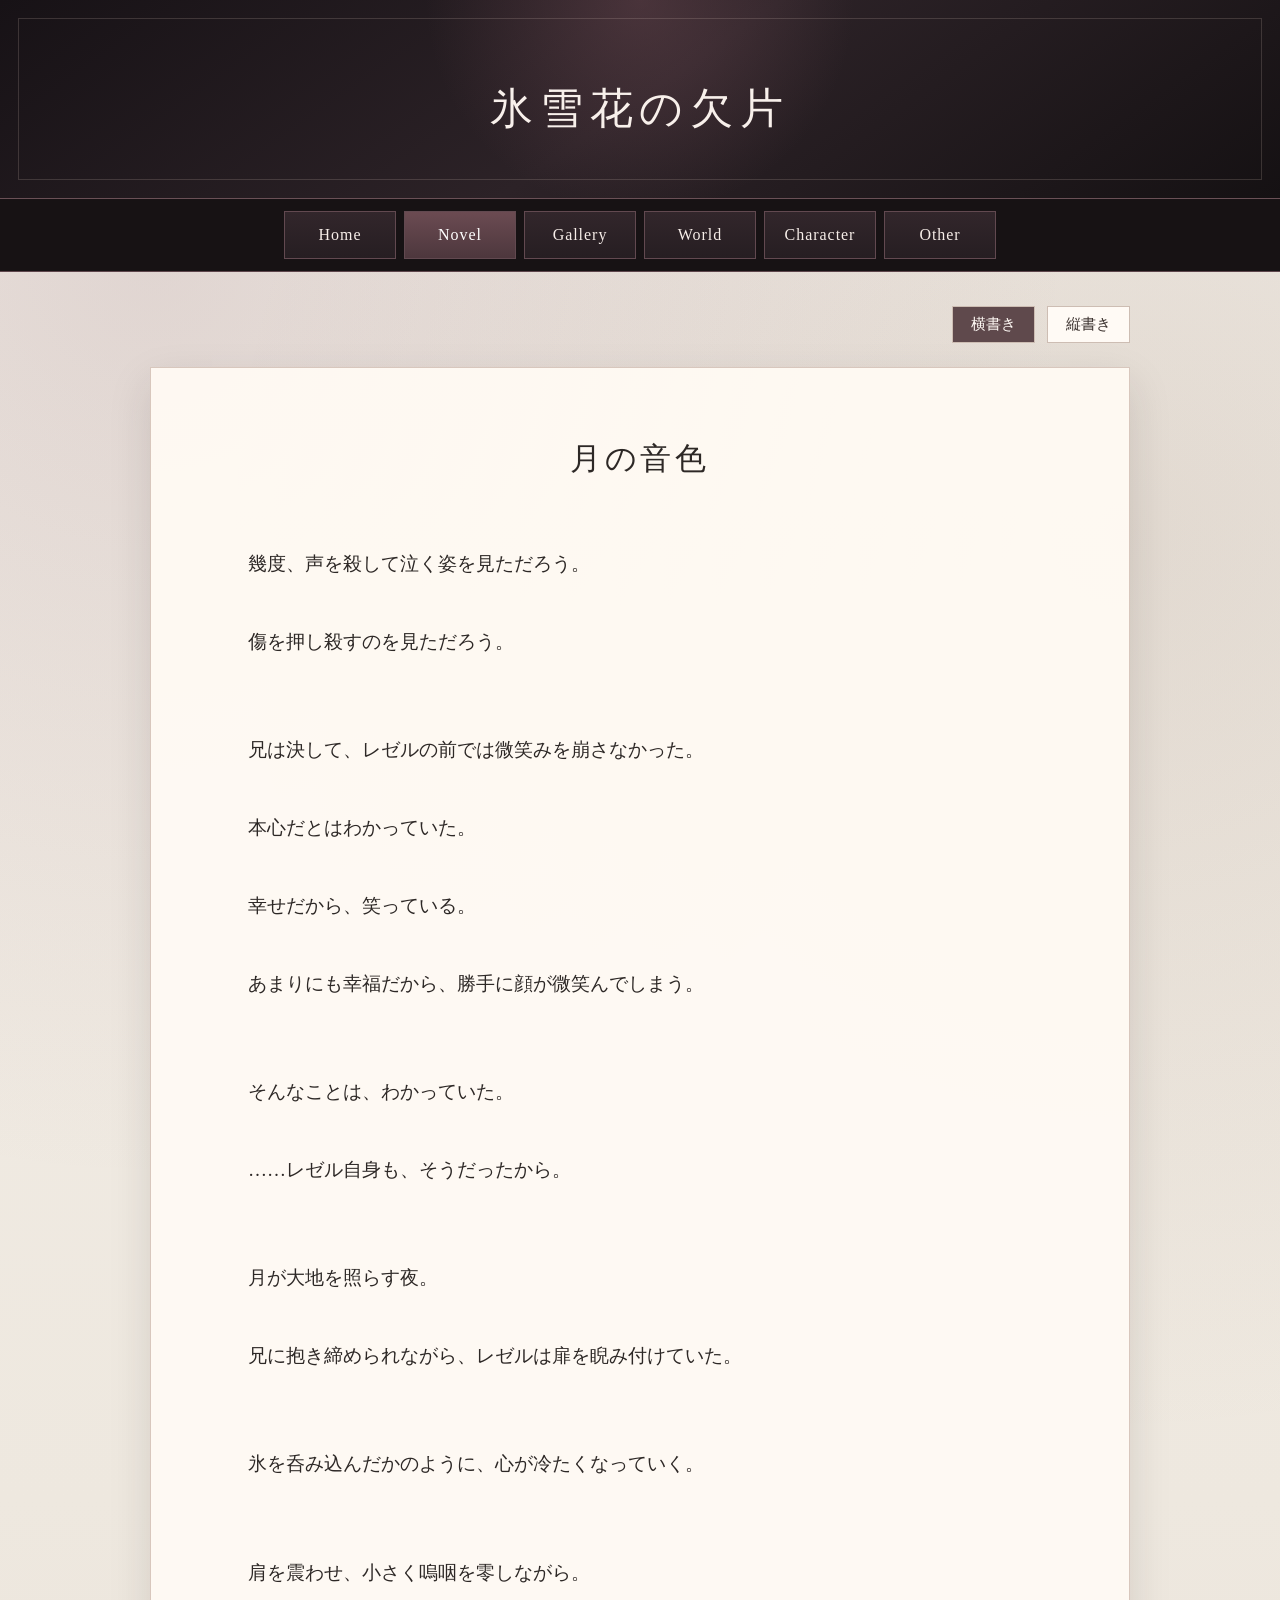
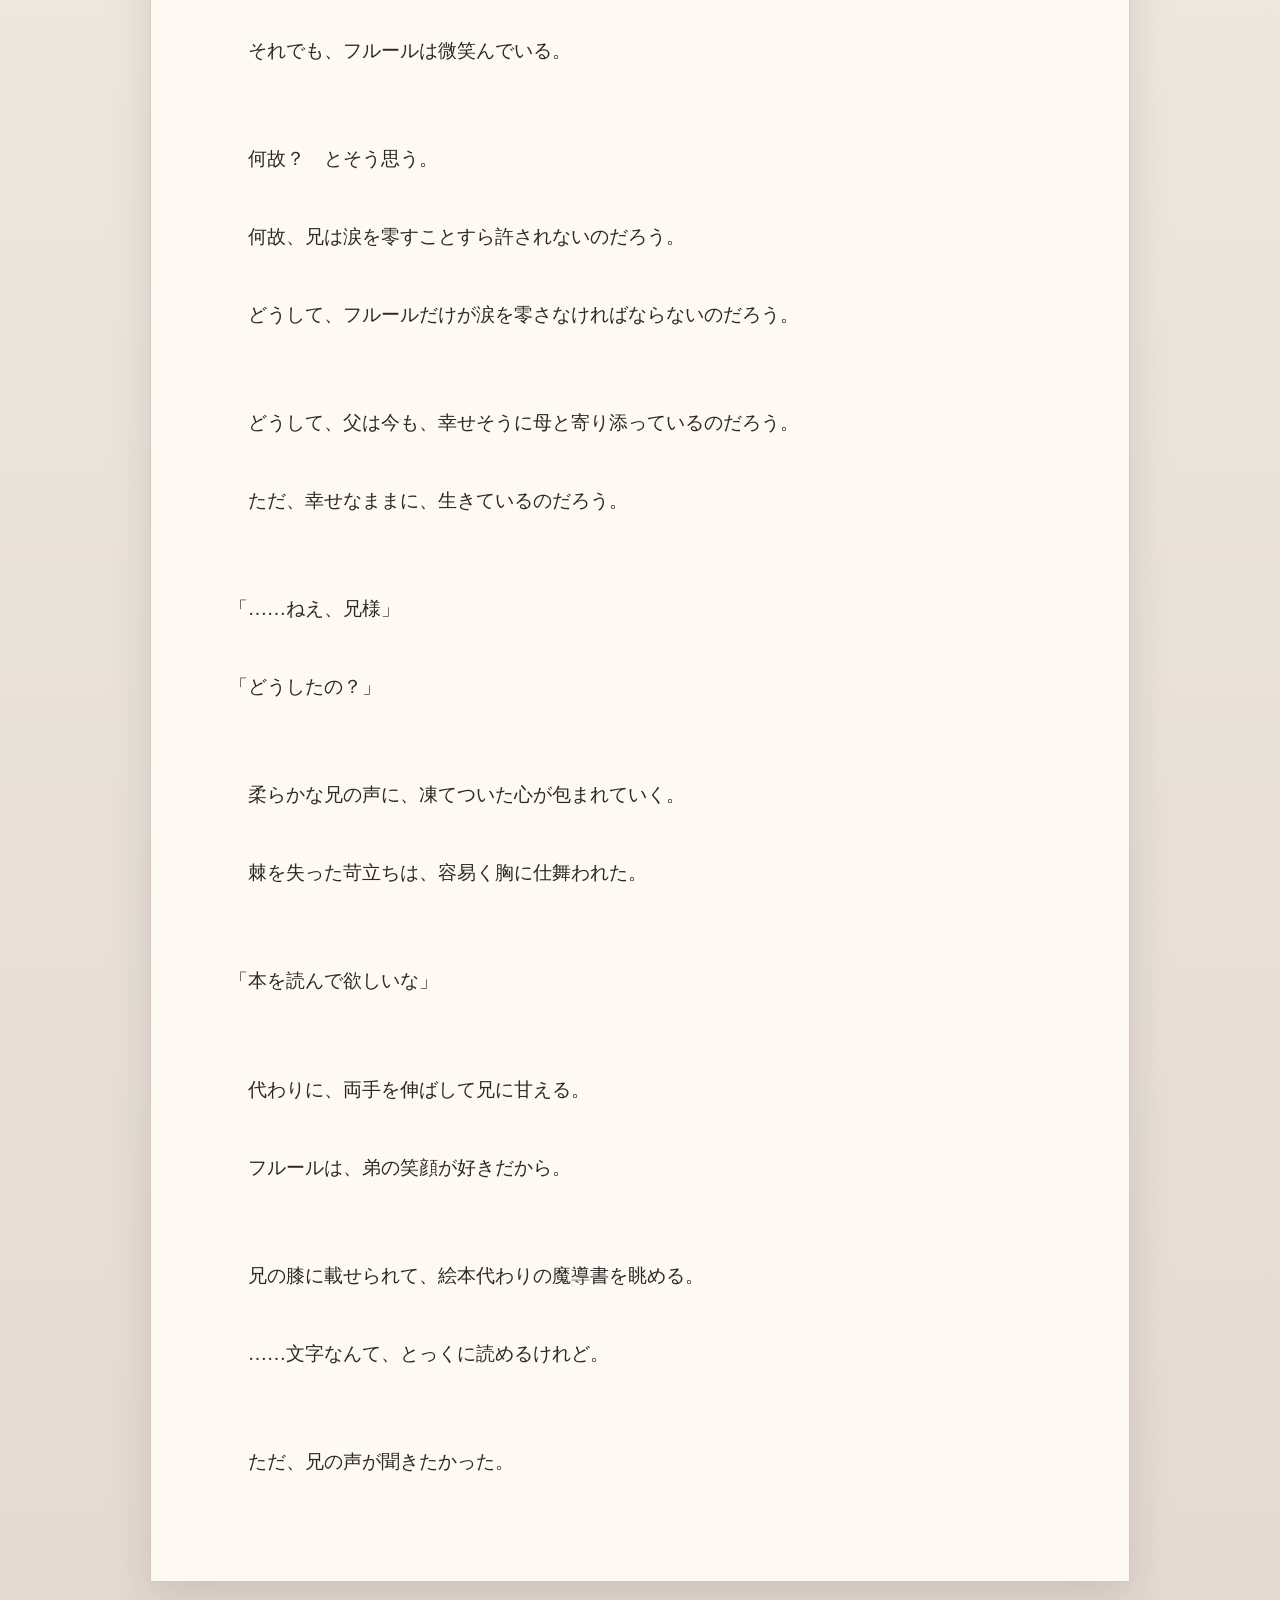
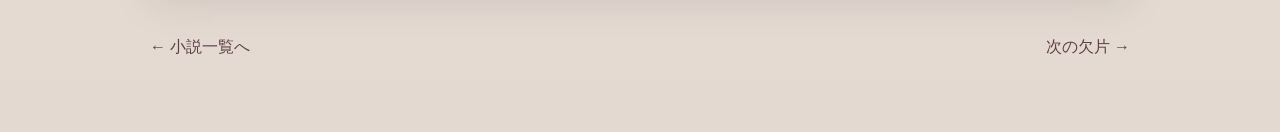
<file: short-hana-01.html>
<!DOCTYPE html>
<html lang="ja">
<head>
<meta charset="UTF-8">
<meta name="viewport" content="width=device-width, initial-scale=1.0">
<title>月夜の追想｜宵月の書庫</title>
<link rel="stylesheet" href="style.css">
</head>

<body>

<header class="site-header">
  <h1>氷雪花の欠片</h1>
</header>

<nav class="global-nav">
  <a href="main.html">Home</a>
  <a class="current" href="novel.html">Novel</a>
  <a href="illust.html">Gallery</a>
  <a href="world.html">World</a>
  <a href="character.html">Character</a>
  <a href="other.html">Other</a>
</nav>

<div class="reading-tools">
  <button id="horizontalButton" class="active" type="button">横書き</button>
  <button id="verticalButton" type="button">縦書き</button>
</div>

<main id="novelBody" class="novel-body">

  <section class="chapter">
    <h2>月の音色</h2>
  </section>


  <p>　幾度、声を殺して泣く姿を見ただろう。
　<p>　傷を押し殺すのを見ただろう。</p>

　<p>　兄は決して、レゼルの前では微笑みを崩さなかった。
　<p>　本心だとはわかっていた。
　<p>　幸せだから、笑っている。
　<p>　あまりにも幸福だから、勝手に顔が微笑んでしまう。</p>

　<p>　そんなことは、わかっていた。
　<p>　……レゼル自身も、そうだったから。</p>

　<p>　月が大地を照らす夜。
　<p>　兄に抱き締められながら、レゼルは扉を睨み付けていた。</p>

　<p>　氷を呑み込んだかのように、心が冷たくなっていく。</p>

　<p>　肩を震わせ、小さく嗚咽を零しながら。
　<p>　それでも、フルールは微笑んでいる。</p>

　<p>　何故？　とそう思う。
　<p>　何故、兄は涙を零すことすら許されないのだろう。
　<p>　どうして、フルールだけが涙を零さなければならないのだろう。</p>

　<p>　どうして、父は今も、幸せそうに母と寄り添っているのだろう。
　<p>　ただ、幸せなままに、生きているのだろう。</p>

　<p>「……ねえ、兄様」
　<p>「どうしたの？」</p>

　<p>　柔らかな兄の声に、凍てついた心が包まれていく。
　<p>　棘を失った苛立ちは、容易く胸に仕舞われた。</p>

　<p>「本を読んで欲しいな」</p>

　<p>　代わりに、両手を伸ばして兄に甘える。
　<p>　フルールは、弟の笑顔が好きだから。</p>

　<p>　兄の膝に載せられて、絵本代わりの魔導書を眺める。
　<p>　……文字なんて、とっくに読めるけれど。</p>

　<p>　ただ、兄の声が聞きたかった。

  </p>
  

</main>

<footer class="page-footer">
  <a href="novel.html">← 小説一覧へ</a>
  <a href="#">次の欠片 →</a>
</footer>

<script>
const novelBody = document.getElementById("novelBody");
const horizontalButton = document.getElementById("horizontalButton");
const verticalButton = document.getElementById("verticalButton");

horizontalButton.addEventListener("click", function(){
  novelBody.classList.remove("vertical");
  horizontalButton.classList.add("active");
  verticalButton.classList.remove("active");
});

verticalButton.addEventListener("click", function(){
  novelBody.classList.add("vertical");
  verticalButton.classList.add("active");
  horizontalButton.classList.remove("active");
});
</script>

</body>
</html>
</file>
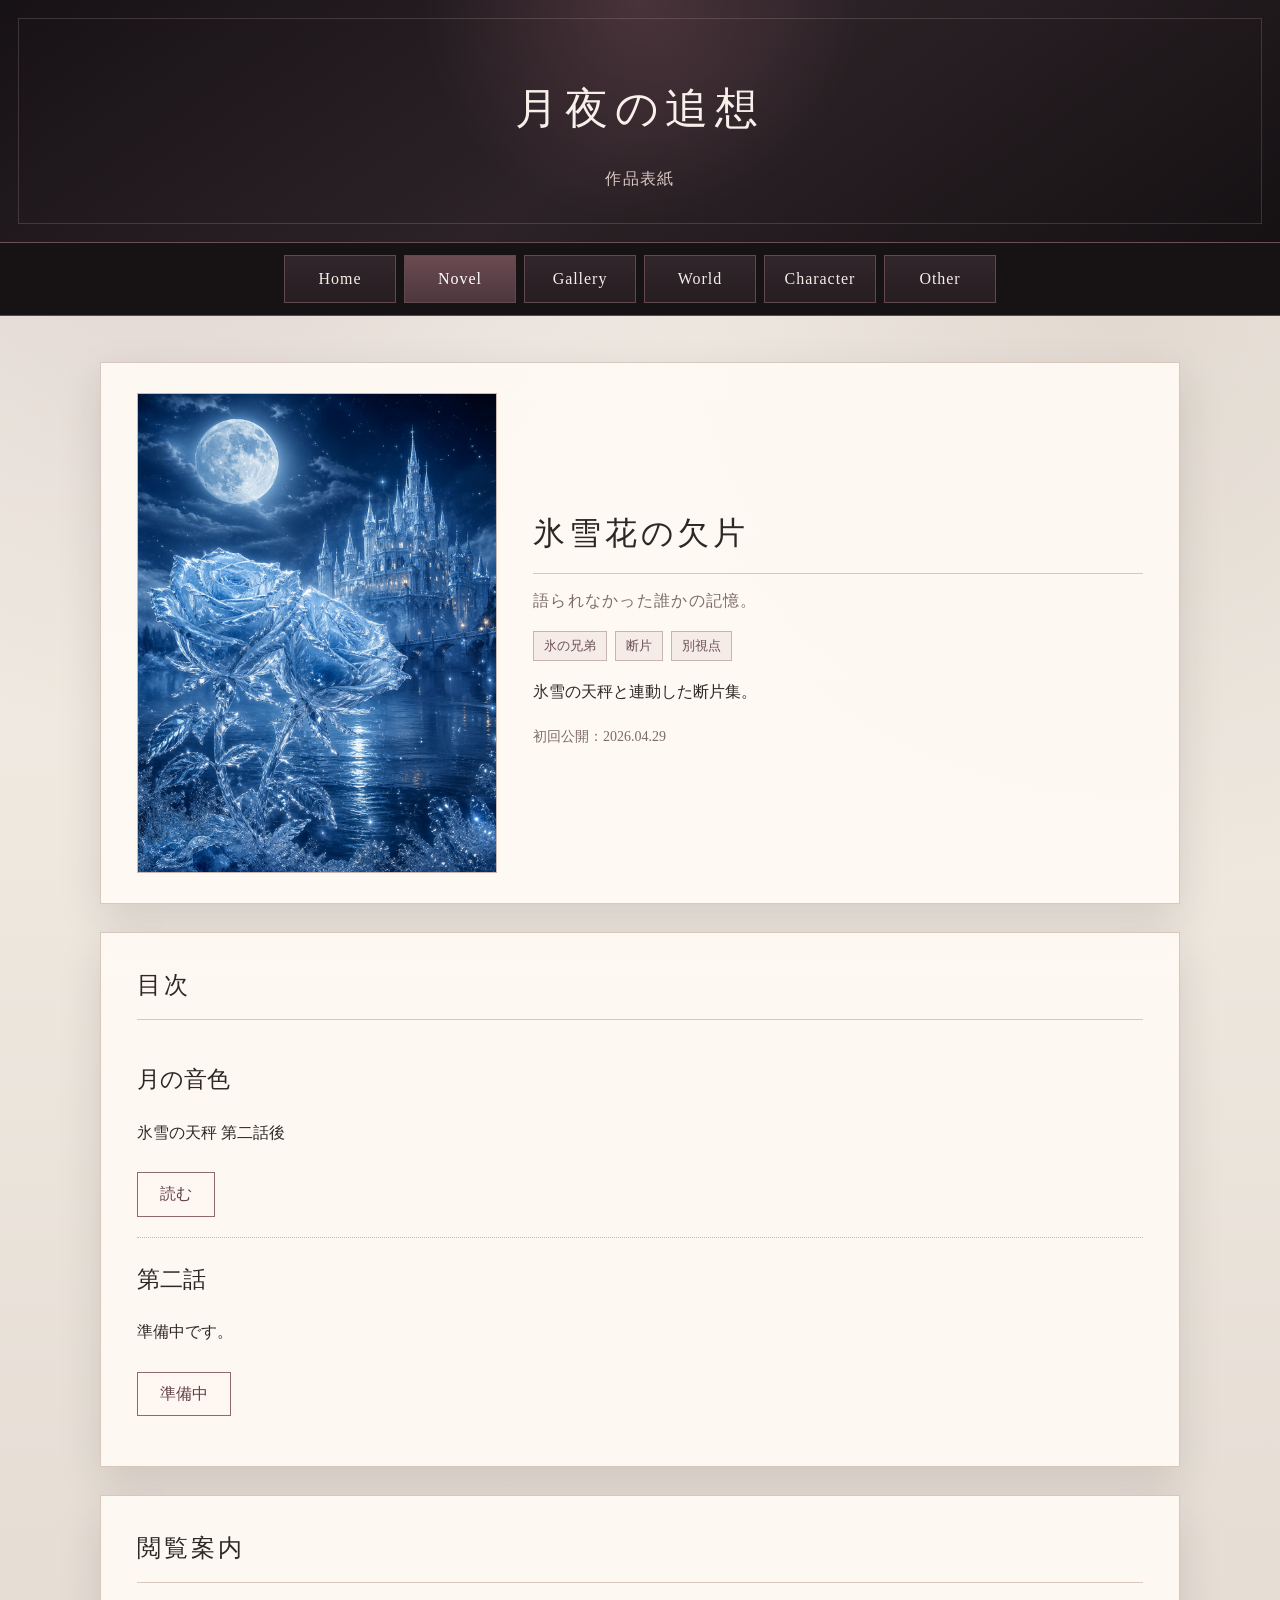
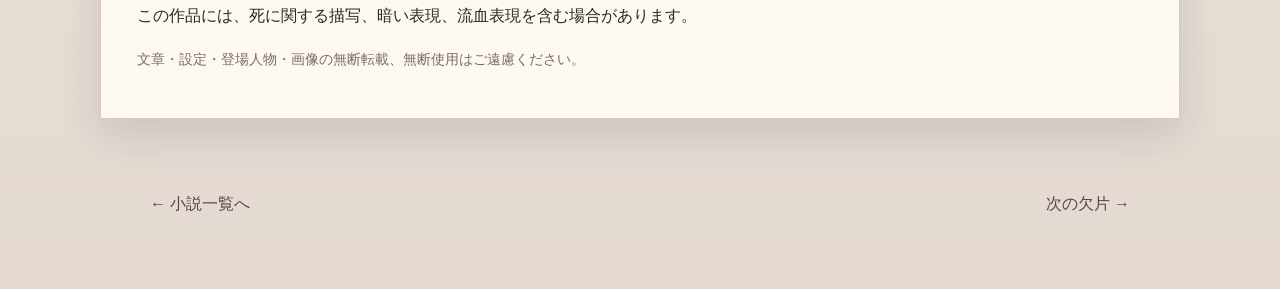
<file: short-hana.html>
<!DOCTYPE html>
<html lang="ja">
<head>
<meta charset="UTF-8">
<meta name="viewport" content="width=device-width, initial-scale=1.0">
<title>氷雪花の欠片｜宵月の書庫</title>
<link rel="stylesheet" href="style.css">
</head>

<body>

<header class="site-header">
  <h1>月夜の追想</h1>
  <p>作品表紙</p>
</header>

<nav class="global-nav">
  <a href="main.html">Home</a>
  <a class="current" href="novel.html">Novel</a>
  <a href="illust.html">Gallery</a>
  <a href="world.html">World</a>
  <a href="character.html">Character</a>
  <a href="other.html">Other</a>
</nav>

<main class="container">

  <section class="card cover-card">
    <div class="cover-image">
      <img src="images/tsukiyo.png" alt="月夜の追想 表紙">
    </div>

    <div class="cover-text">
      <h2>氷雪花の欠片</h2>
      <p class="character-role">語られなかった誰かの記憶。</p>

      <div class="novel-meta">
        <span class="tag">氷の兄弟</span>
        <span class="tag">断片</span>
        <span class="tag">別視点</span>
      </div>

      <p>
        氷雪の天秤と連動した断片集。
      </p>

      <p class="small-note">初回公開：2026.04.29</p>
    </div>
  </section>


  <section class="card">
    <h2>目次</h2>

    <article class="novel-item">
      <h3>月の音色</h3>
      <p>氷雪の天秤 第二話後</p>
      <a class="read-link" href="short-hana-01.html">読む</a>
    </article>


    <article class="novel-item">
      <h3>第二話</h3>
      <p>準備中です。</p>
      <a class="read-link" href="#">準備中</a>
    </article>
  </section>


  <section class="card">
    <h2>閲覧案内</h2>
    <p>
      この作品には、死に関する描写、暗い表現、流血表現を含む場合があります。
    </p>
    <p class="small-note">
      文章・設定・登場人物・画像の無断転載、無断使用はご遠慮ください。
    </p>
  </section>

</main>

<footer class="page-footer">
  <a href="novel.html">← 小説一覧へ</a>
  <a href="short-hana-01.html">次の欠片 →</a>
</footer>

</body>
</html>
</file>
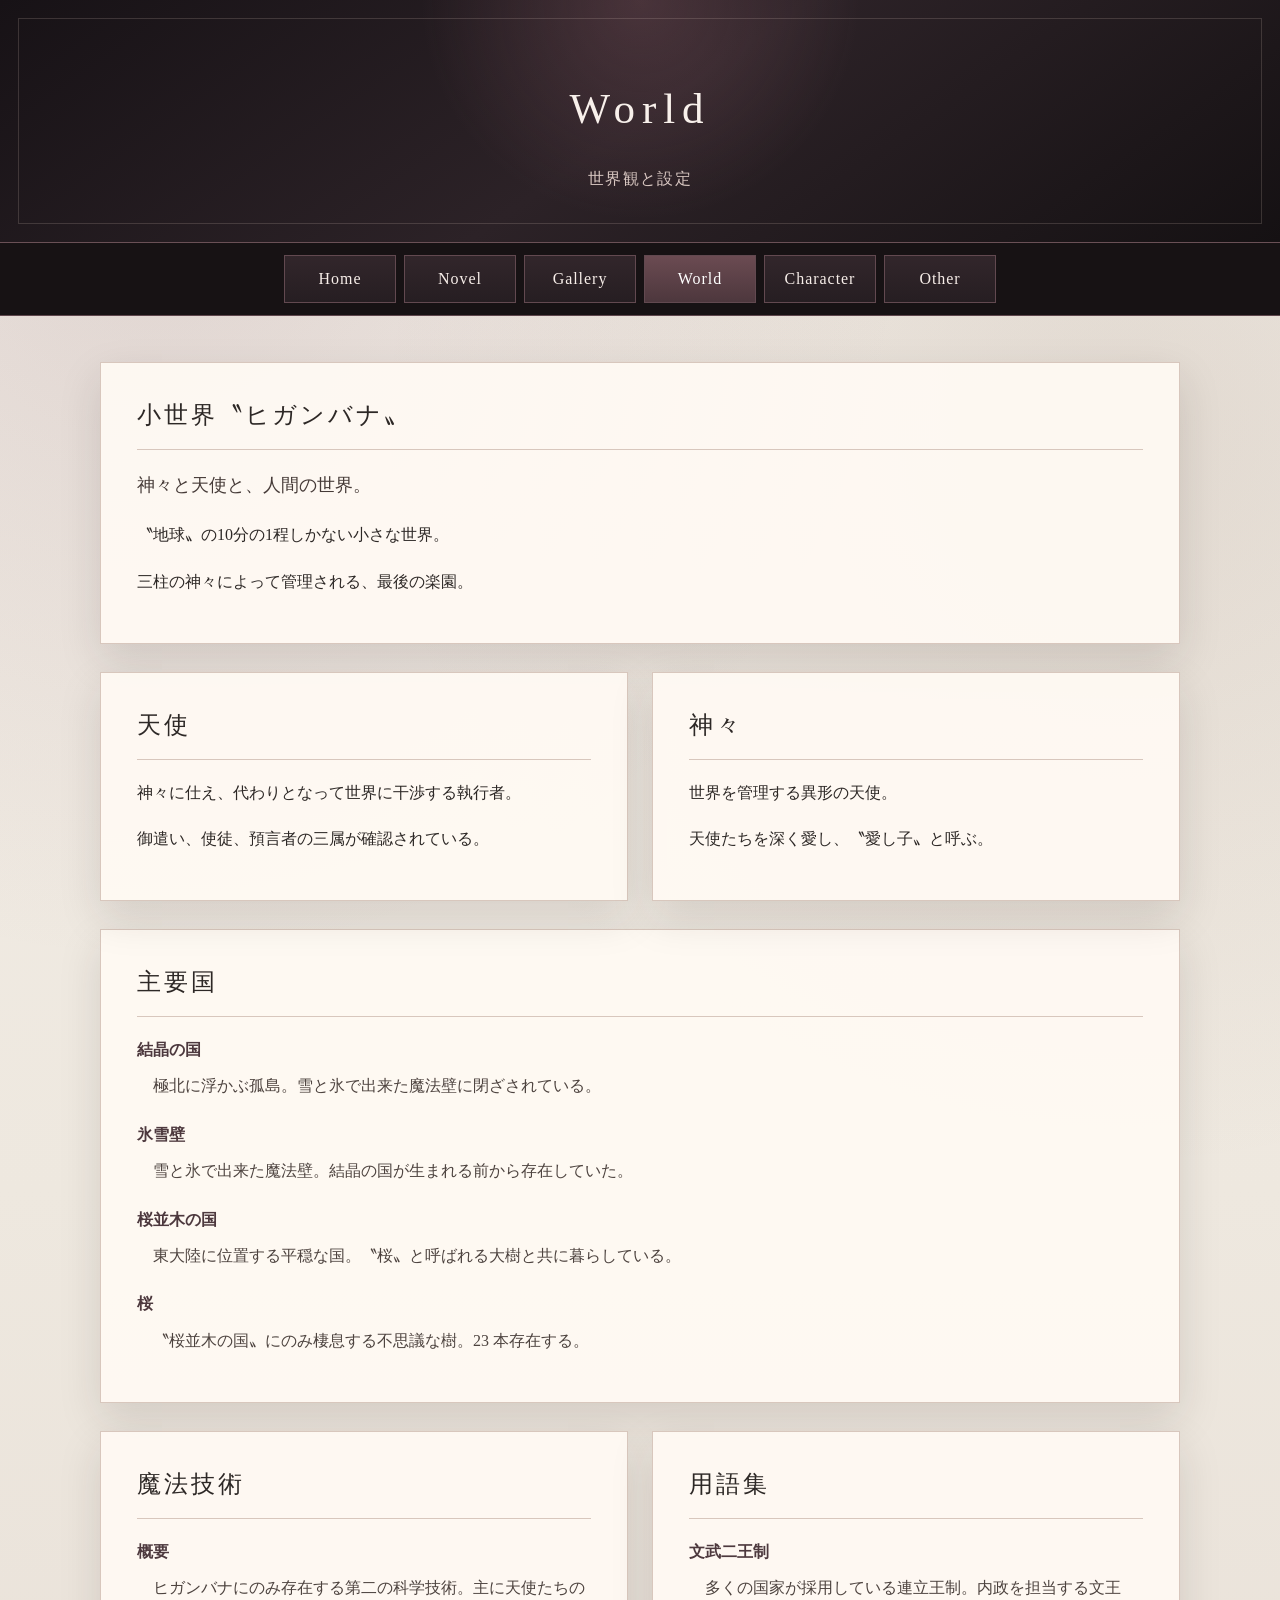
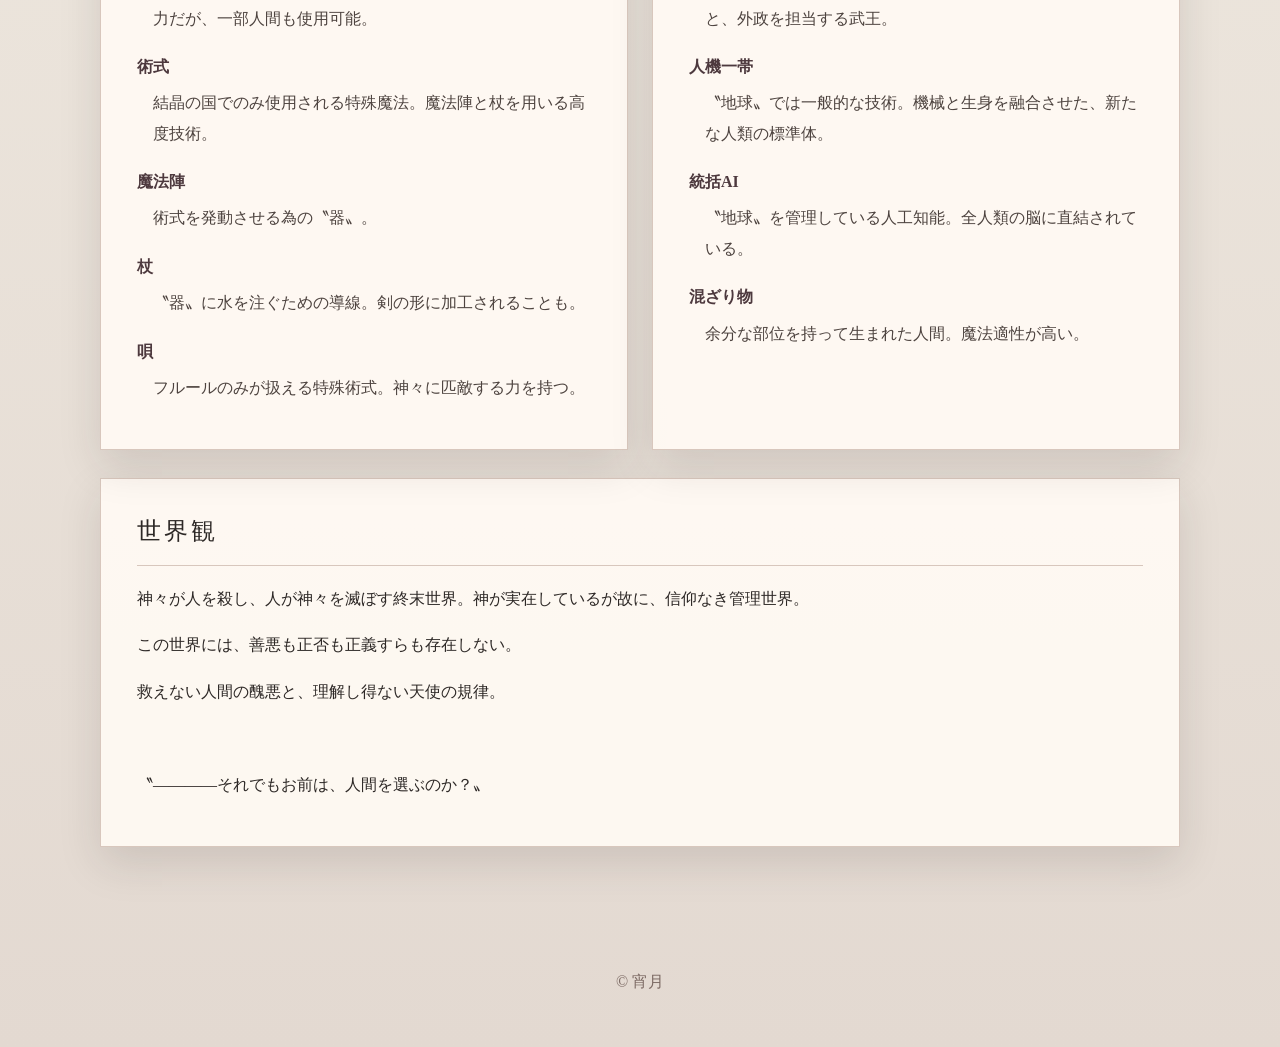
<file: world.html>
<!DOCTYPE html>
<html lang="ja">
<head>
<meta charset="UTF-8">
<meta name="viewport" content="width=device-width, initial-scale=1.0">
<title>World｜宵月の書庫</title>
<link rel="stylesheet" href="style.css">
</head>

<body>

<header class="site-header">
  <h1>World</h1>
  <p>世界観と設定</p>
</header>

<nav class="global-nav">
  <a href="main.html">Home</a>
  <a href="novel.html">Novel</a>
  <a href="illust.html">Gallery</a>
  <a class="current" href="world.html">World</a>
  <a href="character.html">Character</a>
  <a href="other.html">Other</a>
</nav>

<main class="container">

  <section class="card">
    <h2>小世界〝ヒガンバナ〟</h2>

    <p class="lead">
      神々と天使と、人間の世界。
　   <p>〝地球〟の<span class="sideways">10</span>分の1程しかない小さな世界。 
 　  <p>三柱の神々によって管理される、最後の楽園。
    </p>
  </section>

  <section class="world-grid">

    <div class="card">
      <h2>天使</h2>
      <p>
        神々に仕え、代わりとなって世界に干渉する執行者。
     　 <p>御遣い、使徒、預言者の三属が確認されている。</p>
      </p>
    </div>

    <div class="card">
      <h2>神々</h2>
      <p>
        世界を管理する異形の天使。
     　 <p>天使たちを深く愛し、〝愛し子〟と呼ぶ。</p>
      </p>
    </div>

  </section>

  <section class="card">
    <h2>主要国</h2>

    <dl class="dictionary">
      <dt>結晶の国</dt>
      <dd>
        極北に浮かぶ孤島。雪と氷で出来た魔法壁に閉ざされている。
      </dd>

      <dt>氷雪壁</dt>      
      <dd>
        雪と氷で出来た魔法壁。結晶の国が生まれる前から存在していた。
      </dd>

      <dt>桜並木の国</dt>
      <dd>
        東大陸に位置する平穏な国。〝桜〟と呼ばれる大樹と共に暮らしている。
      </dd>

      <dt>桜</dt>
      <dd>
        〝桜並木の国〟にのみ棲息する不思議な樹。<span class="sideways">23</span> 本存在する。
      </dd>



    </dl>
  </section>

  <section class="world-grid">

    <div class="card">
      <h2>魔法技術</h2>
      
      <dl class="dictionary">
        <dt>概要</dt>
        <dd>
          ヒガンバナにのみ存在する第二の科学技術。主に天使たちの力だが、一部人間も使用可能。
        </dd>
        
        <dt>術式</dt>
        <dd>
          結晶の国でのみ使用される特殊魔法。魔法陣と杖を用いる高度技術。
        </dd>

        <dt>魔法陣</dt>
        <dd>
          術式を発動させる為の〝器〟。
        </dd>

        <dt>杖</dt>
        <dd>
          〝器〟に水を注ぐための導線。剣の形に加工されることも。
        </dd>

        <dt>唄</dt>
        <dd>
          フルールのみが扱える特殊術式。神々に匹敵する力を持つ。
        </dd>

      </dl>
    </div>

    <div class="card">
      <h2>用語集</h2>
      <dl class="dictionary">
        <dt>文武二王制</dt>
        <dd>
          多くの国家が採用している連立王制。内政を担当する文王と、外政を担当する武王。
        </dd>

        <dt>人機一帯</dt>
        <dd>
          〝地球〟では一般的な技術。機械と生身を融合させた、新たな人類の標準体。
        </dd>

        <dt>統括AI</dt>
        <dd>
          〝地球〟を管理している人工知能。全人類の脳に直結されている。
        </dd>

        <dt>混ざり物</dt>
        <dd>
          余分な部位を持って生まれた人間。魔法適性が高い。
        </dd>
        
      </dl>
    </div>

  </section>

  <section class="card">
    <h2>世界観</h2>

    <p>
      神々が人を殺し、人が神々を滅ぼす終末世界。神が実在しているが故に、信仰なき管理世界。
   　 <p>この世界には、善悪も正否も正義すらも存在しない。
   　 <p>救えない人間の醜悪と、理解し得ない天使の規律。</p>
   　 <p>〝――――それでもお前は、人間を選ぶのか？〟
    </p>



  </section>

</main>

<footer class="site-footer">
  <p>&copy; 宵月</p>
</footer>

</body>
</html>
</file>
<file: style.css>
*{
  box-sizing:border-box;
}

:root{
  --bg:#eee8df;
  --paper:#fffaf4;
  --ink:#2d2826;
  --muted:#7c6c66;
  --dark:#1a1518;
  --dark2:#2b2226;
  --wine:#5f3f46;
  --rose:#9f7775;
  --line:#d8c7bd;
  --shadow:0 16px 40px rgba(40,28,30,0.13);
}

html{
  scroll-behavior:smooth;
}

body{
  margin:0;
  background:
    radial-gradient(circle at 12% 8%, rgba(132,91,101,0.16), transparent 28%),
    radial-gradient(circle at 88% 16%, rgba(120,91,70,0.13), transparent 30%),
    linear-gradient(180deg,#f3eee8 0%,var(--bg) 45%,#e3d9d1 100%);
  color:var(--ink);
  font-family:"Yu Mincho","Hiragino Mincho ProN","YuMincho",serif;
  line-height:1.9;
}

a{
  color:var(--wine);
  text-decoration:none;
}

a:hover{
  color:var(--rose);
}

img{
  max-width:100%;
  display:block;
}

/* 共通ヘッダー */
.site-header{
  position:relative;
  overflow:hidden;
  padding:68px 20px 48px;
  text-align:center;
  color:#f8f0eb;
  background:
    radial-gradient(circle at center top, rgba(137,91,102,0.34), transparent 32%),
    linear-gradient(145deg,#171216 0%,#2c2227 50%,#151113 100%);
  border-bottom:1px solid #6a5056;
}

.site-header::before{
  content:"";
  position:absolute;
  inset:18px;
  border:1px solid rgba(222,197,190,0.18);
  pointer-events:none;
}

.site-header h1{
  position:relative;
  margin:0;
  font-size:43px;
  font-weight:normal;
  letter-spacing:0.16em;
}

.site-header p{
  position:relative;
  margin:14px 0 0;
  color:#d9c8c2;
  letter-spacing:0.08em;
}

/* 共通ナビ */
.global-nav{
  display:flex;
  justify-content:center;
  gap:8px;
  padding:12px 18px;
  background:#171214;
  border-bottom:1px solid #5e464c;
  position:sticky;
  top:0;
  z-index:10;
}

.global-nav a{
  min-width:112px;
  padding:8px 16px;
  color:#f7eee9;
  text-align:center;
  border:1px solid #624950;
  background:linear-gradient(#32262b,#261e22);
  letter-spacing:0.06em;
}

.global-nav a:hover,
.global-nav a.current{
  color:#fff;
  background:linear-gradient(#6b4b52,#4d373d);
}

.container{
  width:min(1080px,92%);
  margin:46px auto 70px;
}

.card{
  margin-bottom:28px;
  padding:30px 36px;
  background:rgba(255,250,244,0.94);
  border:1px solid var(--line);
  box-shadow:var(--shadow);
}

.card h2{
  margin:0 0 18px;
  padding-bottom:10px;
  border-bottom:1px solid var(--line);
  font-weight:normal;
  letter-spacing:0.12em;
}

.lead{
  font-size:18px;
  color:#463b38;
}

.small-note{
  color:var(--muted);
  font-size:14px;
}

footer.site-footer{
  padding:34px 20px;
  text-align:center;
  color:#7b6963;
}

/* 入口ページ */
.entrance-page{
  min-height:100vh;
  display:grid;
  place-items:center;
  background:
    radial-gradient(circle at center 18%, rgba(151,101,111,0.36), transparent 30%),
    radial-gradient(circle at center bottom, rgba(85,54,63,0.5), transparent 38%),
    linear-gradient(#0d0b0d,#21181d 55%,#0b090a);
  color:#f8f0eb;
}

.entrance-box{
  width:min(760px,90%);
  padding:64px 56px;
  text-align:center;
  background:rgba(19,14,17,0.78);
  border:1px solid rgba(200,166,166,0.48);
  box-shadow:0 0 70px rgba(0,0,0,0.52);
}

.entrance-box::before,
.entrance-box::after{
  content:"✦";
  display:block;
  color:#b99595;
  letter-spacing:1em;
  margin-bottom:18px;
}

.entrance-box::after{
  margin:28px 0 0;
}

.entrance-box h1{
  margin:0;
  font-size:52px;
  font-weight:normal;
  letter-spacing:0.18em;
}

.entrance-subtitle{
  color:#bda7a5;
  letter-spacing:0.16em;
}

.catchcopy{
  margin:18px 0 34px;
  color:#e4d7d1;
}

.notice{
  max-width:560px;
  margin:30px auto;
  padding:18px 22px;
  color:#cfc0bb;
  border-top:1px solid rgba(200,166,166,0.35);
  border-bottom:1px solid rgba(200,166,166,0.35);
  font-size:14px;
}

.enter-button{
  display:inline-block;
  margin-top:12px;
  padding:10px 52px;
  color:#f8f0eb;
  border:1px solid #b99595;
  background:rgba(95,63,70,0.25);
  letter-spacing:0.2em;
}

.enter-button:hover{
  background:#6b4b52;
  color:#fff;
}

/* Home */
.hero-card{
  display:grid;
  grid-template-columns:1.1fr 0.9fr;
  gap:30px;
  align-items:center;
}

.hero-title{
  font-size:28px;
  font-weight:normal;
  letter-spacing:0.12em;
  margin:0 0 18px;
}

.moon-panel{
  min-height:260px;
  display:grid;
  place-items:center;
  background:
    radial-gradient(circle at 50% 38%, #f7eee9 0 7%, #c9aaa8 8% 10%, transparent 11%),
    radial-gradient(circle at center, rgba(140,96,104,0.42), transparent 34%),
    linear-gradient(145deg,#241b20,#0f0d0e);
  border:1px solid #8a6a70;
  color:#d8c7c2;
  letter-spacing:0.2em;
}

.update-list{
  padding-left:0;
  list-style:none;
}

.update-list li{
  padding:8px 0;
  border-bottom:1px dotted #c7b6ad;
}

.update-list time{
  display:inline-block;
  min-width:110px;
  color:#7b6661;
}

/* 小説一覧 */
.two-column{
  display:grid;
  grid-template-columns:230px 1fr;
  gap:30px;
  align-items:start;
}

.side-menu{
  position:sticky;
  top:72px;
  padding:24px;
  background:rgba(255,250,244,0.94);
  border:1px solid var(--line);
  box-shadow:var(--shadow);
}

.side-menu h2{
  margin:0 0 14px;
  font-size:18px;
  font-weight:normal;
  letter-spacing:0.1em;
}

.side-menu a{
  display:block;
  padding:9px 0;
  border-bottom:1px dotted #c7b6ad;
}

.novel-item{
  padding:20px 0;
  border-bottom:1px dotted #c7b6ad;
}

.novel-item:last-child{
  border-bottom:none;
}

.novel-item h3{
  margin:0 0 8px;
  font-size:23px;
  font-weight:normal;
}

.novel-meta{
  display:flex;
  flex-wrap:wrap;
  gap:8px;
  margin:10px 0;
}

.tag{
  display:inline-block;
  padding:2px 10px;
  color:#6b5053;
  border:1px solid #c8b3ae;
  background:#f5ece7;
  font-size:13px;
}

.read-link{
  display:inline-block;
  margin-top:8px;
  padding:6px 22px;
  border:1px solid #8f696b;
  background:#fff7f1;
}

.read-link:hover{
  background:#6b4b52;
  color:#fff;
}

/* 本文ページ */
.reading-tools{
  width:min(980px,92%);
  margin:34px auto 0;
  text-align:right;
}

.reading-tools button{
  font-family:inherit;
  font-size:15px;
  padding:8px 18px;
  margin-left:8px;
  color:#3a302d;
  background:#fffaf5;
  border:1px solid #cdbdb3;
  cursor:pointer;
}

.reading-tools button:hover,
.reading-tools button.active{
  color:#fffaf5;
  background:#5f494c;
}

.novel-body{
  width:min(980px,92%);
  margin:24px auto 50px;
  padding:62px 78px;
  background:rgba(255,250,244,0.96);
  border:1px solid var(--line);
  box-shadow:var(--shadow);
}

.chapter{
  text-align:center;
  margin-bottom:54px;
}

.chapter h2{
  margin:0;
  font-size:31px;
  font-weight:normal;
  letter-spacing:0.12em;
}

.chapter p{
  margin-top:10px;
  color:var(--muted);
}

.novel-body p{
  margin:0 0 1.85em;
  font-size:19px;
  line-height:2.25;
}

.novel-body.vertical{
  width:min(1160px,94%);
  height:74vh;
  overflow-x:auto;
  overflow-y:hidden;
  writing-mode:vertical-rl;
  text-orientation:upright;
  line-height:2.1;
  padding:52px 44px;
}

.novel-body.vertical .chapter{
  text-align:left;
  margin-left:56px;
  margin-bottom:0;
}

.novel-body.vertical p{
  margin:0 0 0 1.75em;
  font-size:19px;
}

.sideways{
  text-combine-upright:all;
}

.page-footer{
  width:min(980px,92%);
  margin:30px auto 70px;
  display:flex;
  justify-content:space-between;
  gap:20px;
}

.page-footer a{
  color:var(--wine);
}

/* Gallery */
.gallery-grid{
  display:grid;
  grid-template-columns:repeat(3,1fr);
  gap:20px;
}

.gallery-item{
  min-height:210px;
  display:grid;
  place-items:center;
  background:
    linear-gradient(145deg,#e9ded7,#f8f0ea);
  border:1px solid #ccb8b1;
  color:#8a746d;
}

.gallery-caption{
  margin-top:8px;
  color:var(--muted);
  font-size:14px;
}

/* World */
.dictionary dt{
  margin-top:18px;
  font-weight:bold;
  color:#4d393e;
}

.dictionary dd{
  margin:6px 0 0 1em;
  color:#4d433f;
}

.world-grid{
  display:grid;
  grid-template-columns:repeat(2,1fr);
  gap:24px;
}

/* Other */
.link-list{
  padding-left:0;
  list-style:none;
}

.link-list li{
  padding:9px 0;
  border-bottom:1px dotted #c7b6ad;
}

@media (max-width:760px){
  .site-header h1,
  .entrance-box h1{
    font-size:31px;
  }

  .global-nav{
    flex-wrap:wrap;
    position:static;
  }

  .global-nav a{
    min-width:94px;
  }

  .container{
    width:92%;
    margin:32px auto 50px;
  }

  .card{
    padding:24px 22px;
  }

  .hero-card,
  .two-column,
  .world-grid,
  .gallery-grid{
    grid-template-columns:1fr;
  }

  .side-menu{
    position:static;
  }

  .reading-tools{
    text-align:center;
  }

  .novel-body{
    padding:34px 24px;
  }

  .novel-body p{
    font-size:18px;
  }

  .novel-body.vertical{
    height:70vh;
    padding:32px 24px;
  }

  .page-footer{
    display:block;
    text-align:center;
  }

  .page-footer a{
    display:block;
    margin:12px 0;
  }
}

/* Character */
.character-list{
  display:grid;
  gap:30px;
}

.character-card{
  display:grid;
  grid-template-columns:320px 1fr;
  gap:34px;
  align-items:center;
  padding:32px;
  background:rgba(255,250,244,0.96);
  border:1px solid var(--line);
  box-shadow:var(--shadow);
}

.character-card.reverse{
  grid-template-columns:1fr 320px;
}

.character-card.reverse .character-image{
  order:2;
}

.character-card.reverse .character-text{
  order:1;
}

.character-image{
  min-height:360px;
  display:grid;
  place-items:center;
  background:
    radial-gradient(circle at center, rgba(159,119,117,0.18), transparent 38%),
    linear-gradient(145deg,#eadfd8,#fff8f2);
  border:1px solid #cdb8b0;
  overflow:hidden;
}

.character-image img{
  width:100%;
  height:100%;
  object-fit:cover;
}

.character-text h2{
  margin:0 0 8px;
  font-size:30px;
  font-weight:normal;
  letter-spacing:0.12em;
  border-bottom:1px solid var(--line);
  padding-bottom:8px;
}

.character-role{
  margin:0 0 14px;
  color:var(--muted);
  letter-spacing:0.08em;
}

@media (max-width:760px){
  .character-card,
  .character-card.reverse{
    grid-template-columns:1fr;
    padding:24px;
  }

  .character-card.reverse .character-image,
  .character-card.reverse .character-text{
    order:initial;
  }

  .character-image{
    min-height:300px;
  }
}

.moon-panel img{
  width:100%;
  height:100%;
  object-fit:cover;
  object-position:center;
  filter:brightness(0.9);
}

/* Cover Page */
.cover-card{
  display:grid;
  grid-template-columns:360px 1fr;
  gap:36px;
  align-items:center;
}

.cover-image{
  min-height:480px;
  display:grid;
  place-items:center;
  background:
    radial-gradient(circle at center, rgba(159,119,117,0.18), transparent 38%),
    linear-gradient(145deg,#eadfd8,#fff8f2);
  border:1px solid #cdb8b0;
  overflow:hidden;
}

.cover-image img{
  width:100%;
  height:100%;
  object-fit:cover;
}

.cover-text h2{
  margin:0 0 12px;
  font-size:32px;
  font-weight:normal;
  letter-spacing:0.12em;
  border-bottom:1px solid var(--line);
  padding-bottom:10px;
}

@media (max-width:760px){
  .cover-card{
    grid-template-columns:1fr;
  }

  .cover-image{
    min-height:360px;
  }
}

.gallery-item img{
  width:100%;
  height:100%;
  object-fit:cover;
  display:block;
}
</file>
